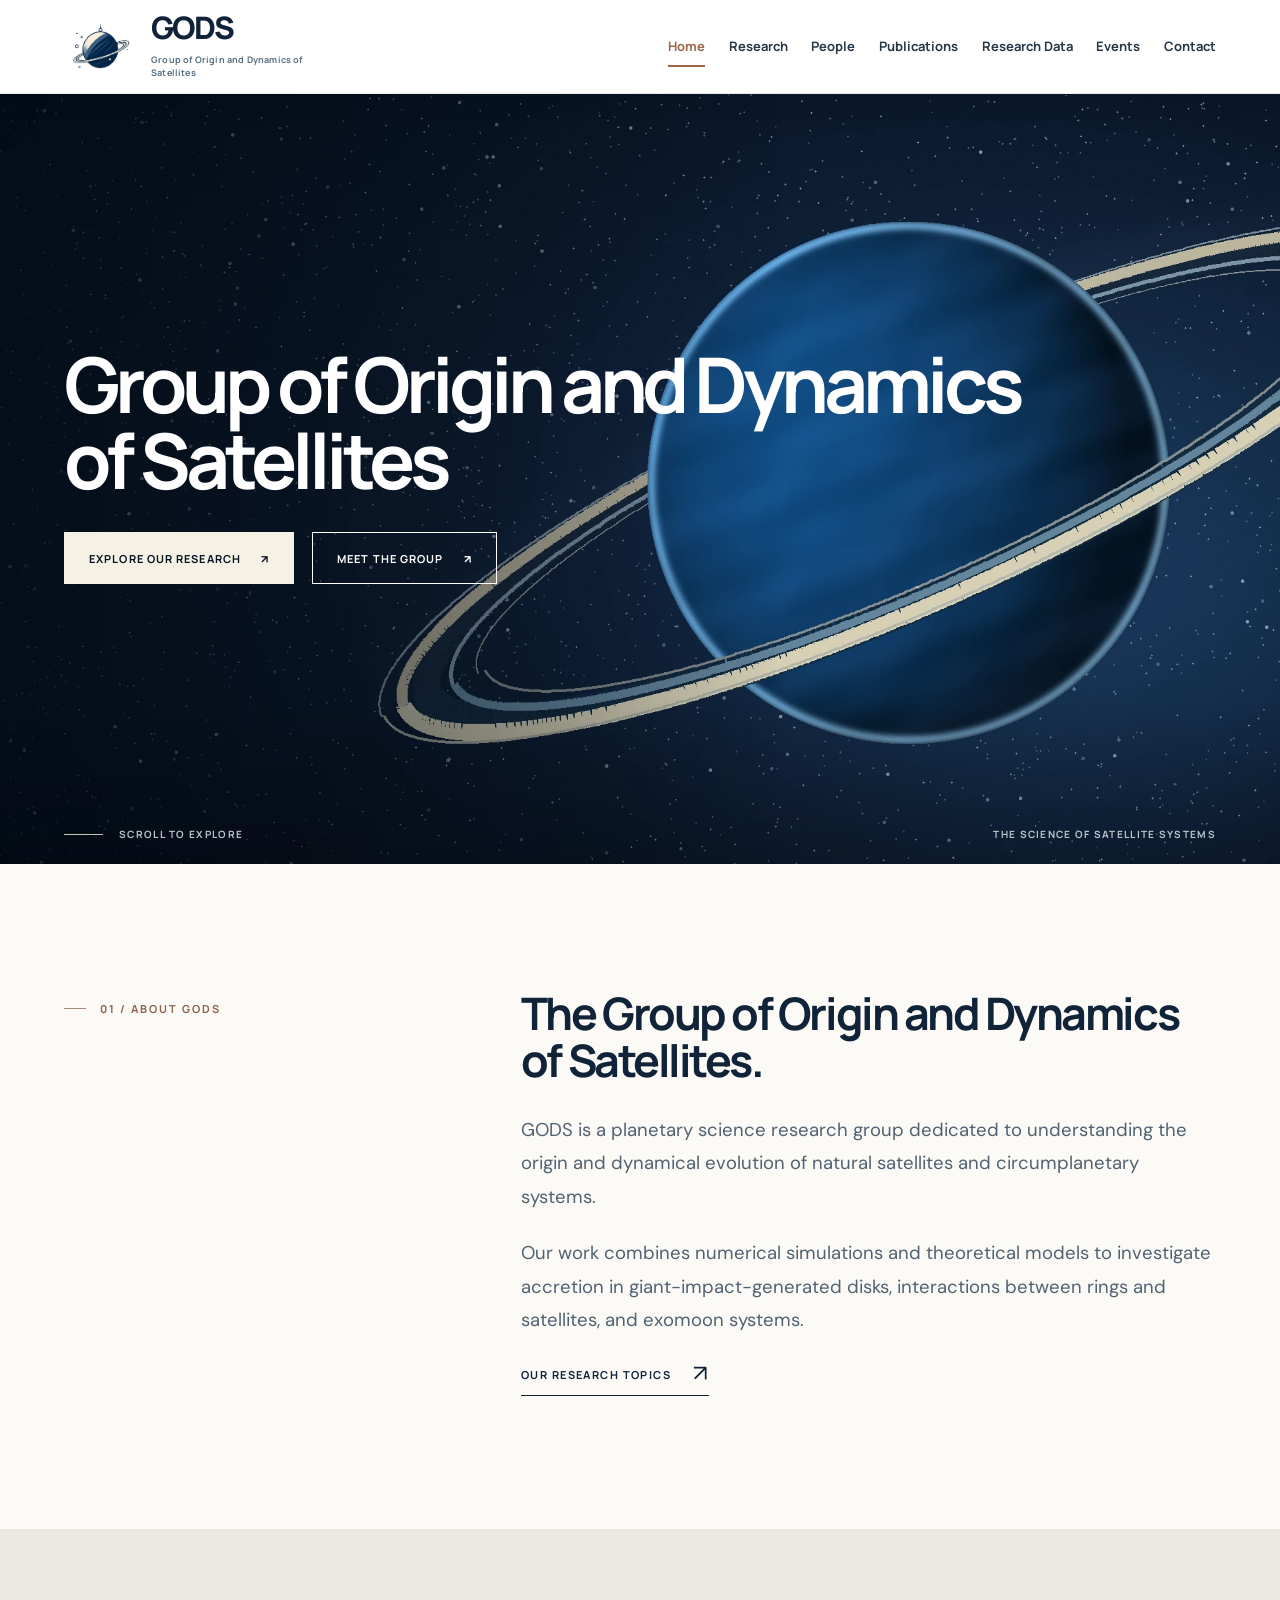
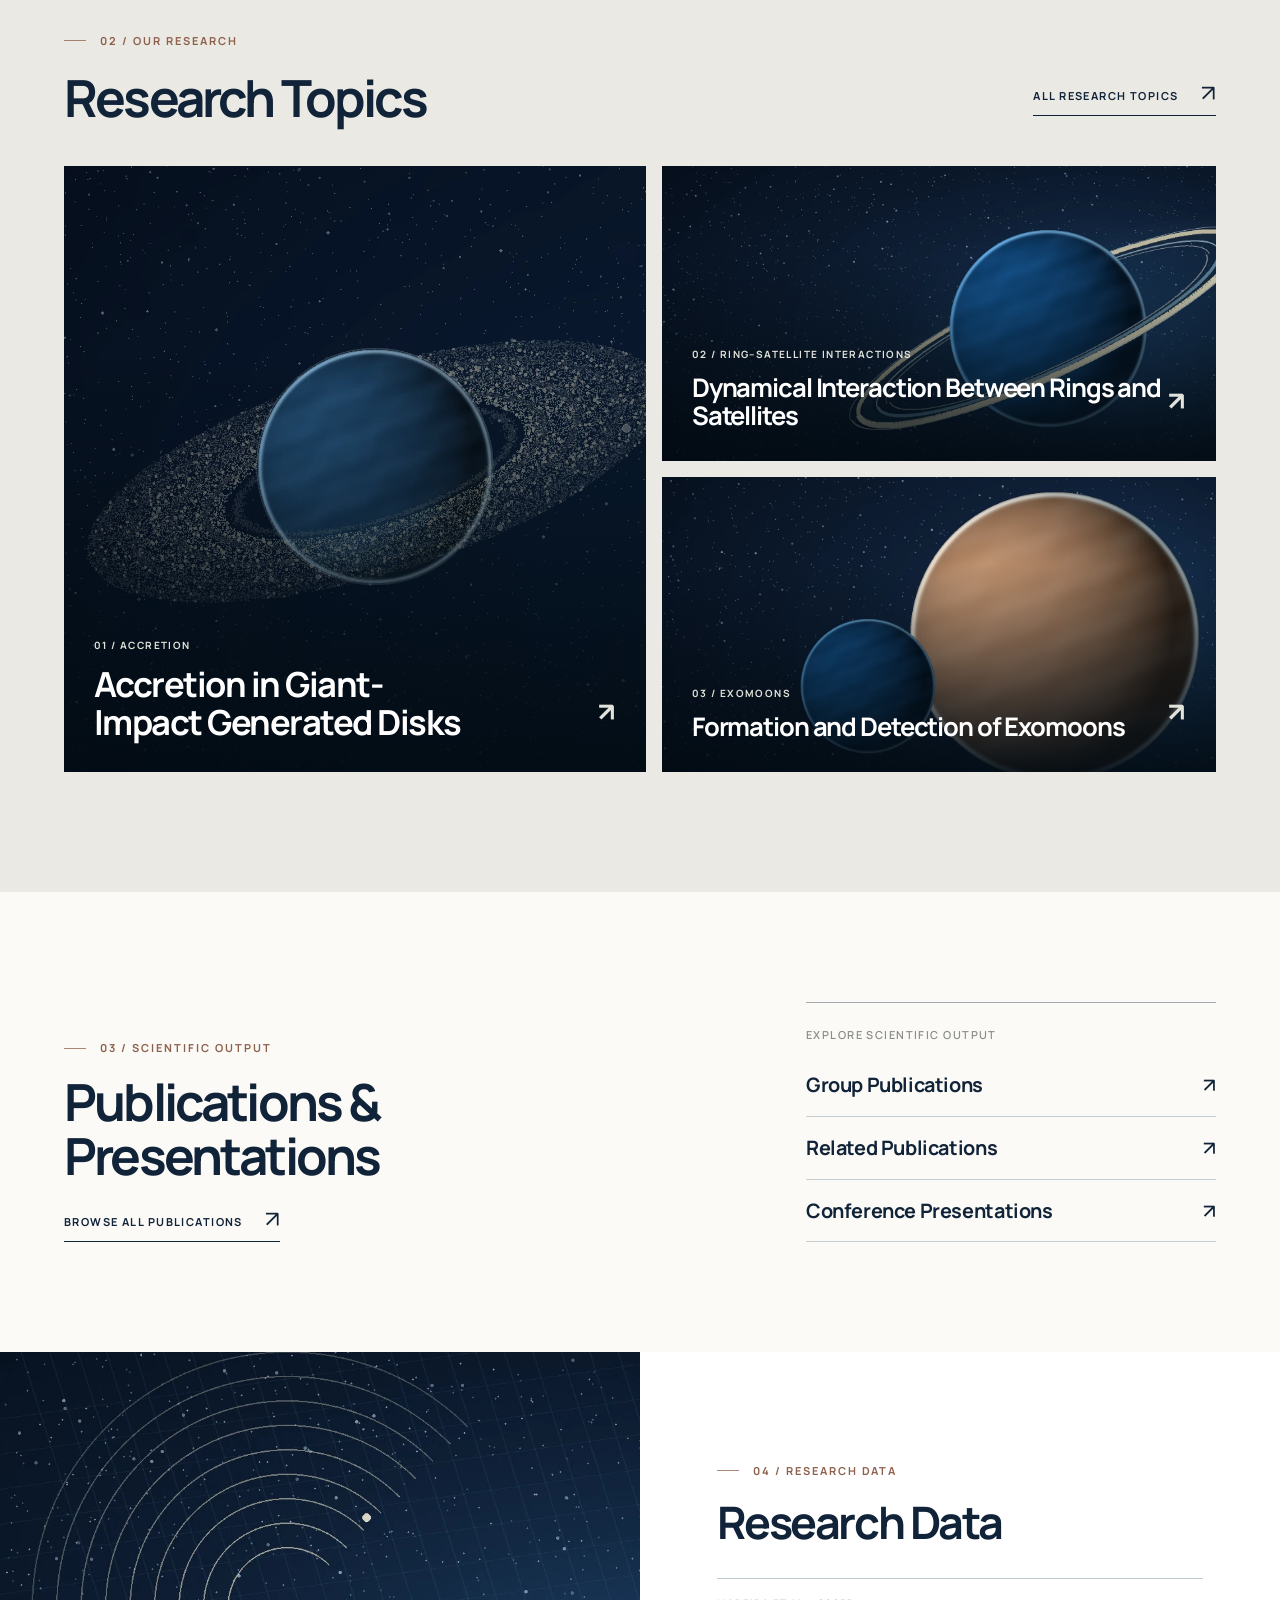
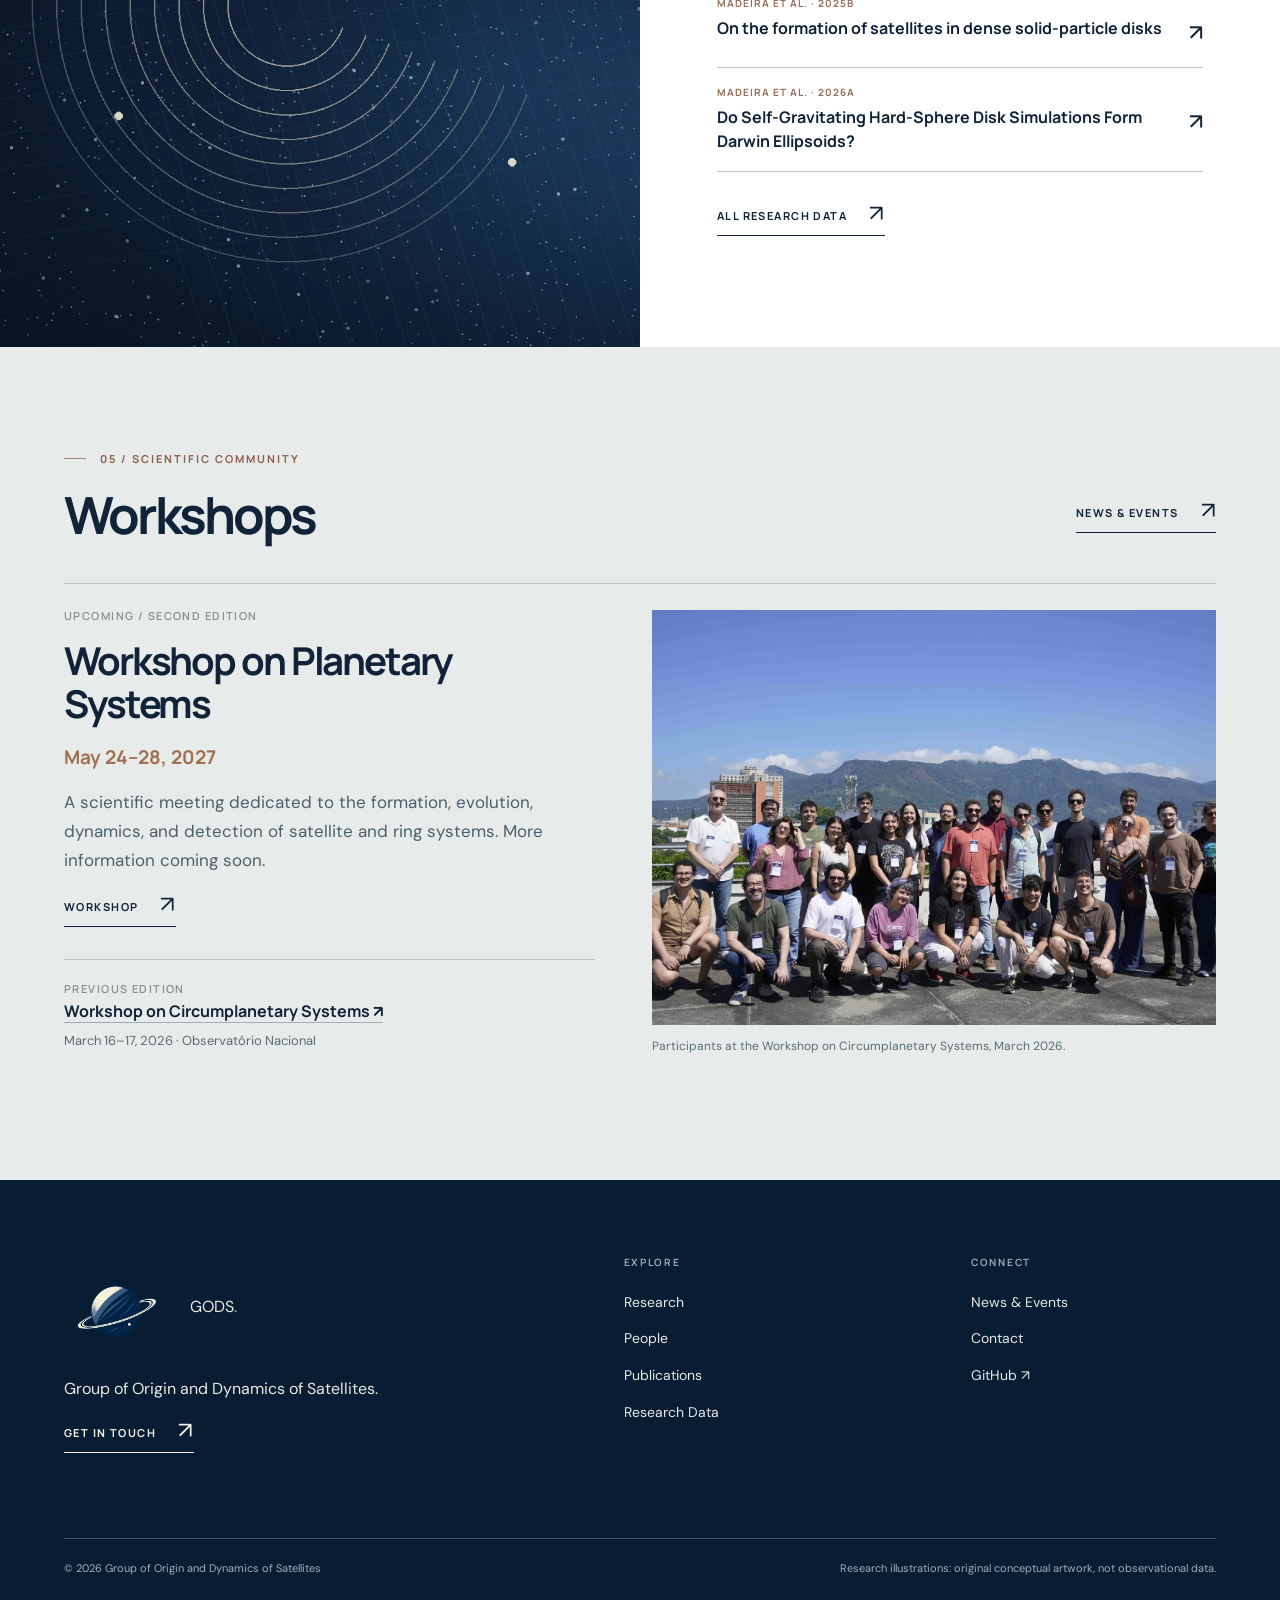
<file: index.html>
<!DOCTYPE html>
<html lang="en">

<head>
    <meta charset="utf-8">
    <meta name="viewport" content="width=device-width, initial-scale=1">
    <meta name="theme-color" content="#08243d">
    <meta name="description" content="GODS is a planetary science research group at Observatório Nacional, Brazil, studying satellite formation, ring dynamics, exomoons and orbital evolution.">

    <meta property="og:type" content="website">
    <meta property="og:title" content="GODS | Group of Origin and Dynamics of Satellites">
    <meta property="og:description" content="GODS is a planetary science research group at Observatório Nacional, Brazil, studying satellite formation, ring dynamics, exomoons and orbital evolution.">
    <meta property="og:image" content="https://astrogods.org/assets/images/hero-orbits.webp">

    <title>GODS | Group of Origin and Dynamics of Satellites</title>

    <link rel="icon" href="assets/images/favicon.svg" type="image/svg+xml">
    <link rel="stylesheet" href="assets/css/style.css">
    <link rel="stylesheet" href="assets/css/home.css">

    <script defer src="assets/js/content.js"></script>
    <script defer src="assets/js/layout.js"></script>

    <meta property="og:url" content="https://astrogods.org/">
    <link rel="canonical" href="https://astrogods.org/">
    <script type="application/ld+json" id="gods-structured-data">
{
  "@context": "https://schema.org",
  "@graph": [
    {
      "@type": "Organization",
      "@id": "https://astrogods.org/#organization",
      "name": "Group of Origin and Dynamics of Satellites",
      "alternateName": "GODS",
      "url": "https://astrogods.org/",
      "logo": "https://astrogods.org/assets/images/gods-logo.png",
      "description": "Planetary science research group at Observatório Nacional, Rio de Janeiro, Brazil.",
      "sameAs": [
        "https://github.com/godsastronomy/"
      ]
    },
    {
      "@type": "WebSite",
      "@id": "https://astrogods.org/#website",
      "url": "https://astrogods.org/",
      "name": "GODS",
      "alternateName": "Group of Origin and Dynamics of Satellites",
      "inLanguage": "en",
      "publisher": {
        "@id": "https://astrogods.org/#organization"
      }
    }
  ]
}
    </script>
</head>

<body>
    <a class="skip-link" href="#main">Skip to content</a>

    <!-- Shared navigation / see components/header.html -->
    <div id="site-header-placeholder"></div>

    <main id="main">

        <!-- 01 / HERO -->
        <section class="hero" aria-label="Introduction to GODS">
            <div class="container">

                <h1>
                    Group of Origin and Dynamics of Satellites
                </h1>

                <div class="hero-actions">
                    <a class="btn" href="research.html">
                        Explore our research
                        <span aria-hidden="true">↗</span>
                    </a>
                    <a class="btn btn-outline" href="people.html">
                        Meet the group
                        <span aria-hidden="true">↗</span>
                    </a>
                </div>
            </div>

            <div class="hero-foot">
                <div class="container">
                    <span class="scroll-cue">Scroll to explore</span>
                    <span class="hide-mobile">The science of satellite systems</span>
                </div>
            </div>
        </section>

        <!-- 02 / ABOUT THE GROUP -->
        <section class="intro-panel" id="about">
            <div class="container intro-grid">
                <div class="intro-aside reveal">
                    <span class="kicker overline">01 / About GODS</span>

                </div>

                <div class="intro-copy reveal">
                    <h2 class="display">The Group of Origin and Dynamics of Satellites.</h2>

                    <p>
                        GODS is a planetary science research group  dedicated to understanding the origin and dynamical evolution
                        of natural satellites and circumplanetary systems.
                    </p>

                    <p>
                        Our work combines numerical simulations and theoretical models
                        to investigate accretion in giant-impact-generated disks,
                        interactions between rings and satellites, and exomoon systems.
                    </p>

                    <a class="line-link" href="research.html">
                        Our research topics
                        <span class="arrow" aria-hidden="true">↗</span>
                    </a>
                </div>
            </div>
        </section>

        <!-- 03 / THE THREE OFFICIAL RESEARCH TOPICS -->
        <section class="research-section" id="research-topics">
            <div class="container">
                <div class="section-header reveal">
                    <div>
                        <div class="kicker overline">02 / Our research</div>
                        <h2 class="display section-title" style="margin-top: 22px;">
                            Research Topics
                        </h2>
                    </div>

                    <a class="line-link" href="research.html">
                        All research topics
                        <span class="arrow" aria-hidden="true">↗</span>
                    </a>
                </div>

                <div class="research-mosaic home-research-mosaic">
                    <a class="mosaic-item" href="research.html#formation">
                        <img
                            src="assets/images/formation.webp"
                            alt="Conceptual illustration of a giant-impact-generated debris disk"
                            loading="lazy"
                        >
                        <div class="mosaic-caption">
                            <span>01 / ACCRETION</span>
                            <h3>Accretion in Giant-Impact Generated Disks</h3>
                            <span class="mini-arrow" aria-hidden="true">↗</span>
                        </div>
                    </a>

                    <a class="mosaic-item" href="research.html#rings">
                        <img
                            src="assets/images/rings.webp"
                            alt="Conceptual illustration of planetary rings"
                            loading="lazy"
                        >
                        <div class="mosaic-caption">
                            <span>02 / RING–SATELLITE INTERACTIONS</span>
                            <h3>Dynamical Interaction Between Rings and Satellites</h3>
                            <span class="mini-arrow" aria-hidden="true">↗</span>
                        </div>
                    </a>

                    <a class="mosaic-item" href="research.html#exomoons">
                        <img
                            src="assets/images/exomoons.webp"
                            alt="Conceptual illustration of an exoplanet and its satellite"
                            loading="lazy"
                        >
                        <div class="mosaic-caption">
                            <span>03 / EXOMOONS</span>
                            <h3>Formation and Detection of Exomoons</h3>
                            <span class="mini-arrow" aria-hidden="true">↗</span>
                        </div>
                    </a>
                </div>
            </div>
        </section>



        <!-- 04 / PUBLICATIONS AND CONFERENCE PRESENTATIONS -->
        <section class="archive-panel" id="scientific-output">
            <div class="container archive-layout">
                <div class="reveal">
                    <div class="kicker overline">03 / Scientific output</div>
                    <h2 class="display">
                        Publications &amp;<br>
                        Presentations
                    </h2>

                    <a class="line-link" href="publications.html">
                        Browse all publications
                        <span class="arrow" aria-hidden="true">↗</span>
                    </a>
                </div>

                <div class="archive-right reveal home-output-links">
                    <div class="section-no">EXPLORE SCIENTIFIC OUTPUT</div>

                    <a class="home-output-link" href="publications.html#group">
                        <span>Group Publications</span>
                        <span aria-hidden="true">↗</span>
                    </a>

                    <a class="home-output-link" href="publications.html#related">
                        <span>Related Publications</span>
                        <span aria-hidden="true">↗</span>
                    </a>

                    <a class="home-output-link" href="publications.html#presentations">
                        <span>Conference Presentations</span>
                        <span aria-hidden="true">↗</span>
                    </a>
                </div>
            </div>
        </section>

        <!-- 05 / RESEARCH DATA BY PUBLICATION -->
        <section class="split-feature" id="research-data">
            <div class="split-image">
                <img
                    src="assets/images/data-field.webp"
                    alt="Conceptual scientific visualization of orbital trajectories"
                    loading="lazy"
                >
            </div>

            <div class="split-content reveal">
                <span class="kicker overline">04 / Research Data</span>
                <h2 class="display">Research Data</h2>


                <div class="home-data-links">
                    <a href="data3.html">
                        <span class="home-data-ref">Madeira et al. · 2025b</span>
                        <span>On the formation of satellites in dense solid-particle disks</span>
                        <span class="home-data-arrow" aria-hidden="true">↗</span>
                    </a>

                    <a href="data4.html">
                        <span class="home-data-ref">Madeira et al. · 2026a</span>
                        <span>Do Self-Gravitating Hard-Sphere Disk Simulations Form Darwin Ellipsoids?</span>
                        <span class="home-data-arrow" aria-hidden="true">↗</span>
                    </a>
                </div>

                <a class="line-link home-data-main-link" href="data.html">
                    All research data
                    <span class="arrow" aria-hidden="true">↗</span>
                </a>
            </div>
        </section>

        <!-- 06 / THE WORKSHOPS -->
        <section class="updates-section" id="workshops">
            <div class="container">
                <div class="section-header reveal">
                    <div>
                        <div class="kicker overline">05 / Scientific community</div>
                        <h2 class="display section-title" style="margin-top: 20px;">
                            Workshops
                        </h2>
                    </div>

                    <a class="line-link" href="events.html">
                        News &amp; Events
                        <span class="arrow" aria-hidden="true">↗</span>
                    </a>
                </div>

                <div class="updates-panel home-workshop-panel">
                    <div class="reveal home-workshop-copy">
                        <div class="section-no">UPCOMING / SECOND EDITION</div>
                        <h3>Workshop on Planetary Systems</h3>

                        <p class="home-workshop-date">
                            May 24–28, 2027
                        </p>

                        <p>
                            A scientific meeting dedicated to the formation,
                            evolution, dynamics, and detection of satellite
                            and ring systems. More information coming soon.
                        </p>

                        <a class="line-link" href="events.html#next-workshop">
                            Workshop
                            <span class="arrow" aria-hidden="true">↗</span>
                        </a>

                        <div class="home-past-workshop">
                            <span class="section-no">PREVIOUS EDITION</span>
                            <a href="events.html#first-workshop">
                                Workshop on Circumplanetary Systems
                                <span aria-hidden="true">↗</span>
                            </a>
                            <span>March 16–17, 2026 · Observatório Nacional</span>
                        </div>
                    </div>

                    <figure class="home-workshop-photo reveal">
                        <a href="events.html#first-workshop" aria-label="First workshop details and photographs">
                            <img
                                src="assets/images/workshop-participants.webp"
                                alt="Participants of the first Workshop on Circumplanetary Systems at Observatório Nacional"
                                loading="lazy"
                            >
                        </a>
                        <figcaption>
                            Participants at the Workshop on Circumplanetary Systems, March 2026.
                        </figcaption>
                    </figure>
                </div>
            </div>
        </section>

    </main>

    <!-- Shared footer / see components/footer.html -->
    <div id="site-footer-placeholder"></div>
</body>

</html>
</file>
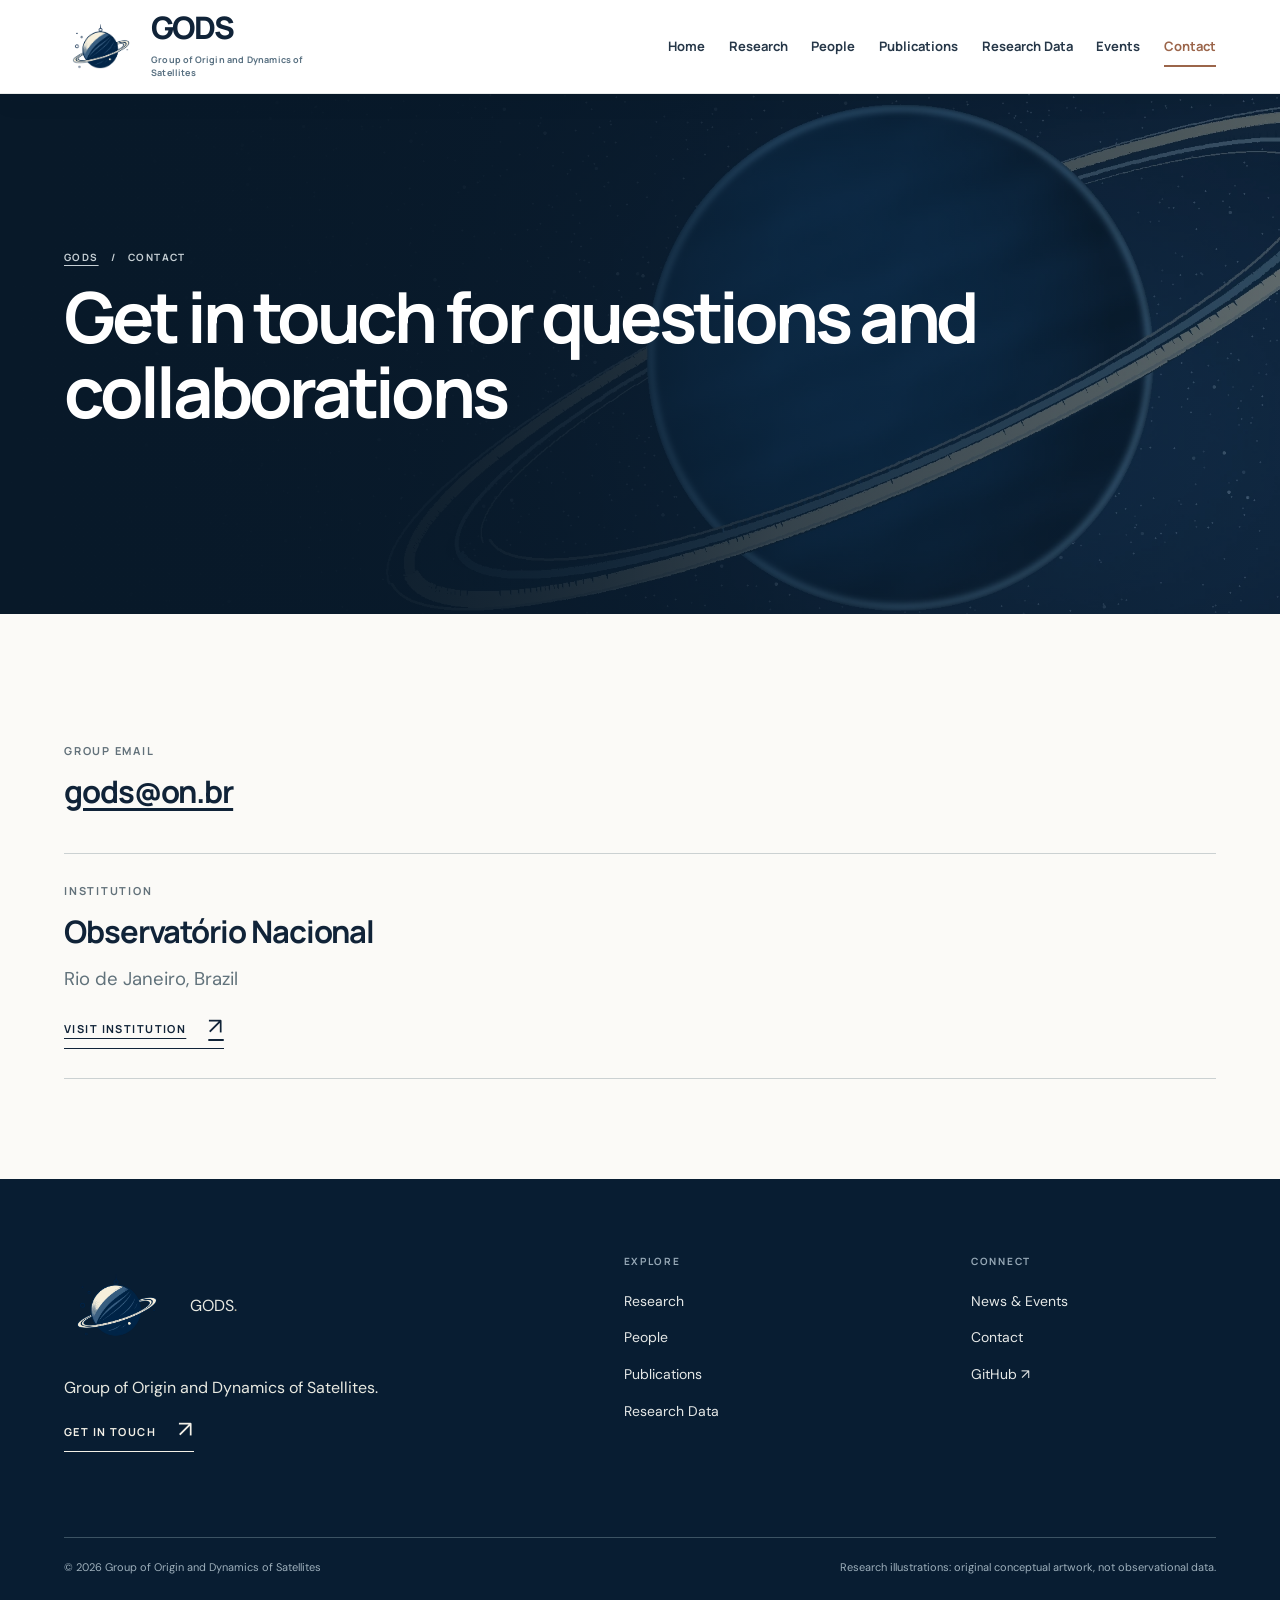
<file: contact.html>
<!DOCTYPE html>
<html lang="en">

<head>
    <meta charset="utf-8">
    <meta name="viewport" content="width=device-width, initial-scale=1">
    <meta name="theme-color" content="#08243d">
    <meta name="description" content="Get in touch with GODS, the Group of Origin and Dynamics of Satellites at Observatório Nacional, Rio de Janeiro, Brazil, for inquiries and collaborations.">

    <meta property="og:type" content="website">
    <meta property="og:title" content="Contact | GODS — Observatório Nacional">
    <meta property="og:description" content="Get in touch with GODS, the Group of Origin and Dynamics of Satellites at Observatório Nacional, Rio de Janeiro, Brazil, for inquiries and collaborations.">
    <meta property="og:image" content="https://astrogods.org/assets/images/hero-orbits.webp">

    <title>Contact | GODS — Observatório Nacional</title>

    <link rel="icon" href="assets/images/favicon.svg" type="image/svg+xml">
    <link rel="stylesheet" href="assets/css/style.css">

    <script defer src="assets/js/content.js"></script>
    <script defer src="assets/js/layout.js"></script>

    <meta property="og:url" content="https://astrogods.org/contact.html">
    <link rel="canonical" href="https://astrogods.org/contact.html">
</head>

<body>

    <a class="skip-link" href="#main">
        Skip to content
    </a>

    <div id="site-header-placeholder"></div>

    <main id="main">

        <!-- PAGE TITLE -->
        <section class="page-hero">

            <img
                class="hero-bg"
                src="assets/images/hero-orbits.webp"
                alt=""
                aria-hidden="true"
            >

            <div class="container">

                <div class="breadcrumb">
                    <a href="index.html">GODS</a>
                    <span>/</span>
                    <span>Contact</span>
                </div>

                <h1 class="display">
                    Get in touch for questions and collaborations
                </h1>

            </div>

        </section>

        <!-- CONTACT INFORMATION -->
        <section class="page-intro surface-white">

            <div class="container">

                <div class="contact-item">

                    <div class="text-label">
                        Group Email
                    </div>

                    <div class="value">
                        <a href="mailto:gods@on.br">
                            gods@on.br
                        </a>
                    </div>

                </div>

                <div class="contact-item">

                    <div class="text-label">
                        Institution
                    </div>

                    <div class="value">
                        Observatório Nacional
                    </div>

                    <p>
                        Rio de Janeiro, Brazil
                    </p>

                    <a
                        class="line-link"
                        href="https://www.gov.br/observatorio/pt-br"
                        target="_blank"
                        rel="noopener noreferrer"
                    >
                        Visit institution
                        <span class="arrow">↗</span>
                    </a>

                </div>

            </div>

        </section>

    </main>

    <div id="site-footer-placeholder"></div>

</body>

</html>
</file>
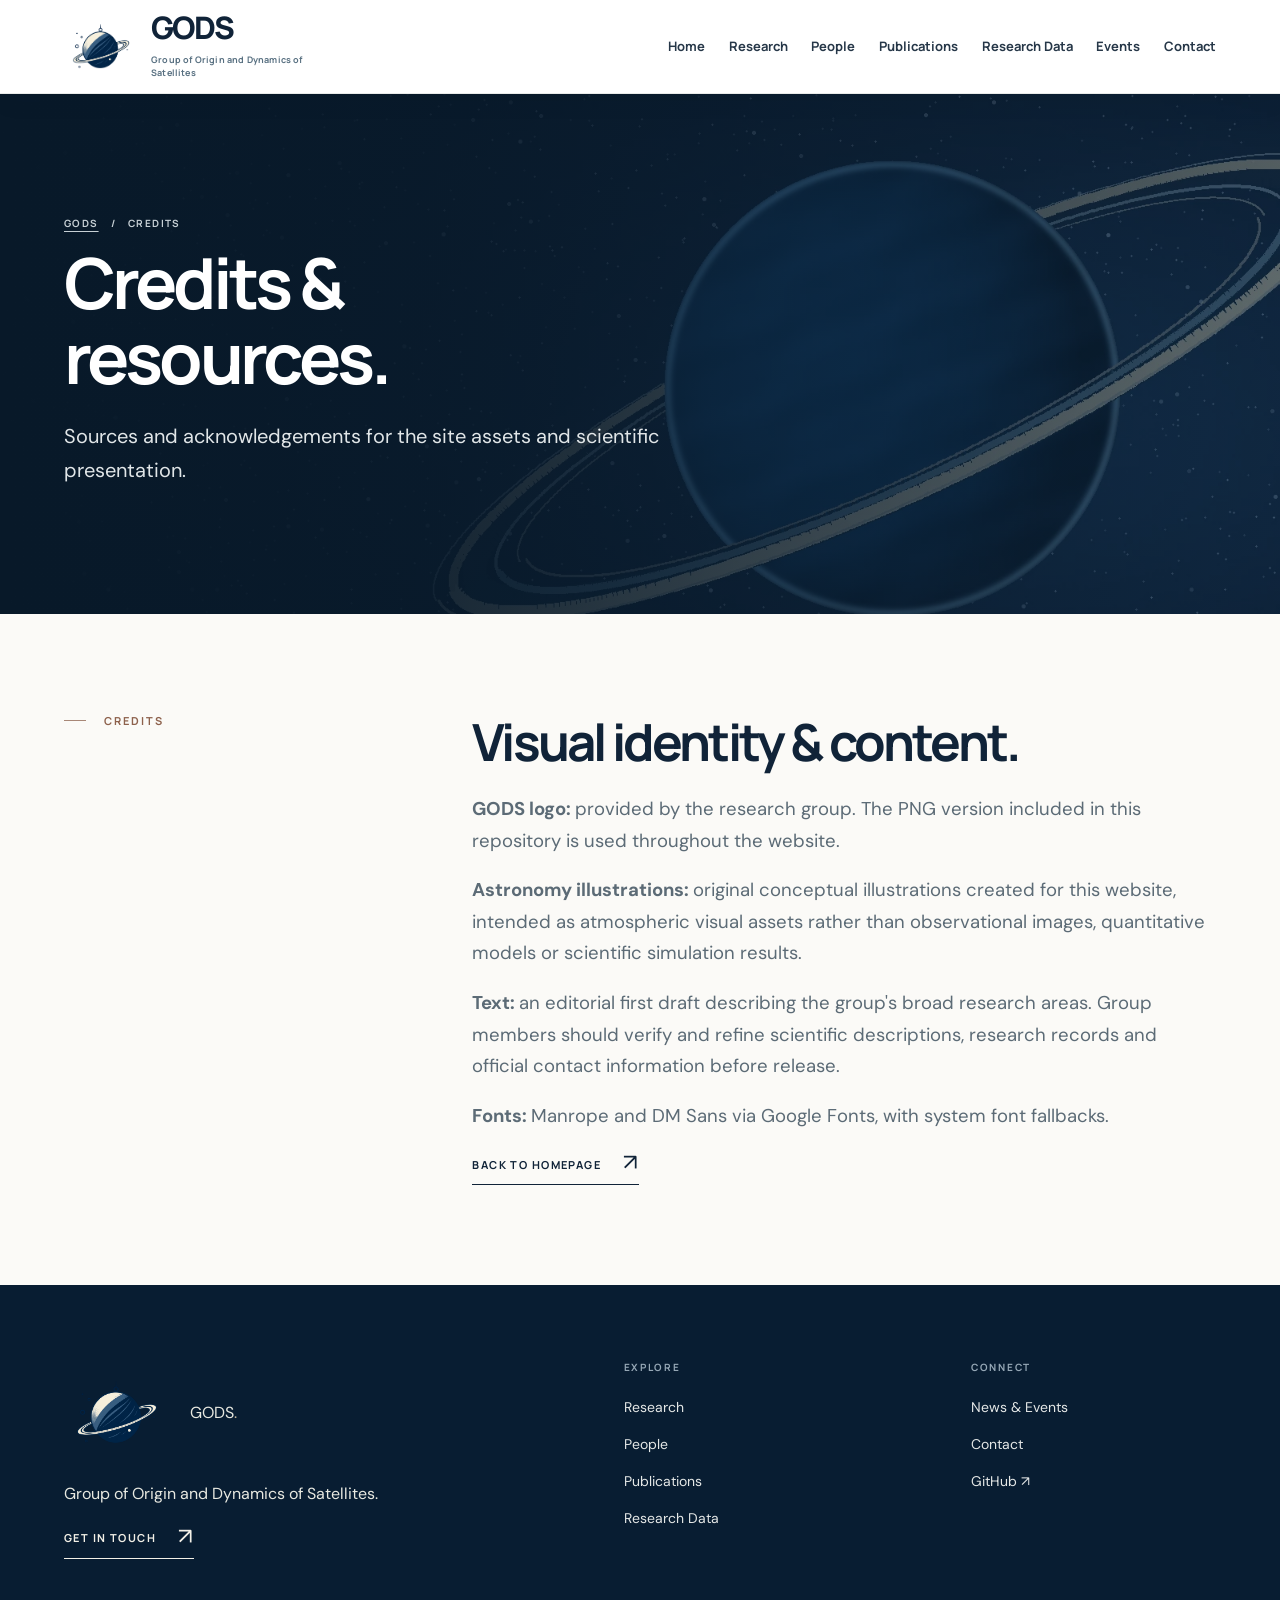
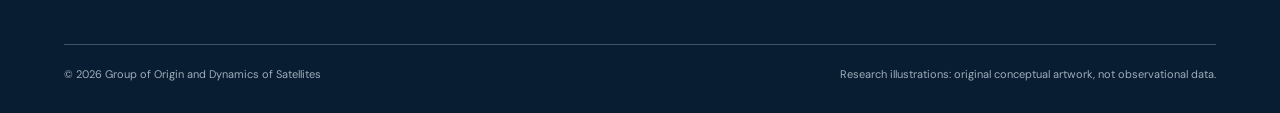
<file: credits.html>
<!DOCTYPE html>
<html lang="en">
 <head>
  <meta charset="utf-8"/>
  <meta content="width=device-width,initial-scale=1" name="viewport"/>
  <meta content="#08243d" name="theme-color"/>
  <meta name="description" content="Credits and acknowledgements for the GODS research group website and its visual materials.">
  <meta content="website" property="og:type"/>
  <meta property="og:title" content="Credits | GODS Research Group">
  <meta property="og:description" content="Credits and acknowledgements for the GODS research group website and its visual materials.">
  <meta property="og:image" content="https://astrogods.org/assets/images/hero-orbits.webp">
  <title>Credits | GODS Research Group</title>
  <link href="assets/images/favicon.svg" rel="icon" type="image/svg+xml"/>
  <link href="assets/css/style.css" rel="stylesheet"/>
  <script defer="" src="assets/js/content.js">
  </script>
  <script defer="" src="assets/js/layout.js">
  </script>
 
    <meta property="og:url" content="https://astrogods.org/credits.html">
    <link rel="canonical" href="https://astrogods.org/credits.html">
</head>
 <body>
  <a class="skip-link" href="#main">
   Skip to content
  </a>
  <div id="site-header-placeholder">
  </div>
  <main id="main">
   <section class="page-hero">
    <img alt="" aria-hidden="true" class="hero-bg" src="assets/images/rings.webp"/>
    <div class="container">
     <div class="breadcrumb">
      <a href="index.html">
       GODS
      </a>
      <span>
       /
      </span>
      <span>
       Credits
      </span>
     </div>
     <h1 class="display">
      Credits &amp;
      <br/>
      resources.
     </h1>
     <p>
      Sources and acknowledgements for the site assets and scientific presentation.
     </p>
    </div>
   </section>
   <section class="page-intro surface-white">
    <div class="container page-intro-grid">
     <div class="kicker overline">
      Credits
     </div>
     <div>
      <h2 class="display">
       Visual identity &amp; content.
      </h2>
      <p>
       <strong>
        GODS logo:
       </strong>
       provided by the research group. The PNG version included in this repository is used throughout the website.
      </p>
      <p>
       <strong>
        Astronomy illustrations:
       </strong>
       original conceptual illustrations created for this website, intended as atmospheric visual assets rather than observational images, quantitative models or scientific simulation results.
      </p>
      <p>
       <strong>
        Text:
       </strong>
       an editorial first draft describing the group's broad research areas. Group members should verify and refine scientific descriptions, research records and official contact information before release.
      </p>
      <p>
       <strong>
        Fonts:
       </strong>
       Manrope and DM Sans via Google Fonts, with system font fallbacks.
      </p>
      <a class="line-link" href="index.html">
       Back to homepage
       <span class="arrow">
        &nearrow;
       </span>
      </a>
     </div>
    </div>
   </section>
  </main>
  <div id="site-footer-placeholder">
  </div>
 </body>
</html>
</file>
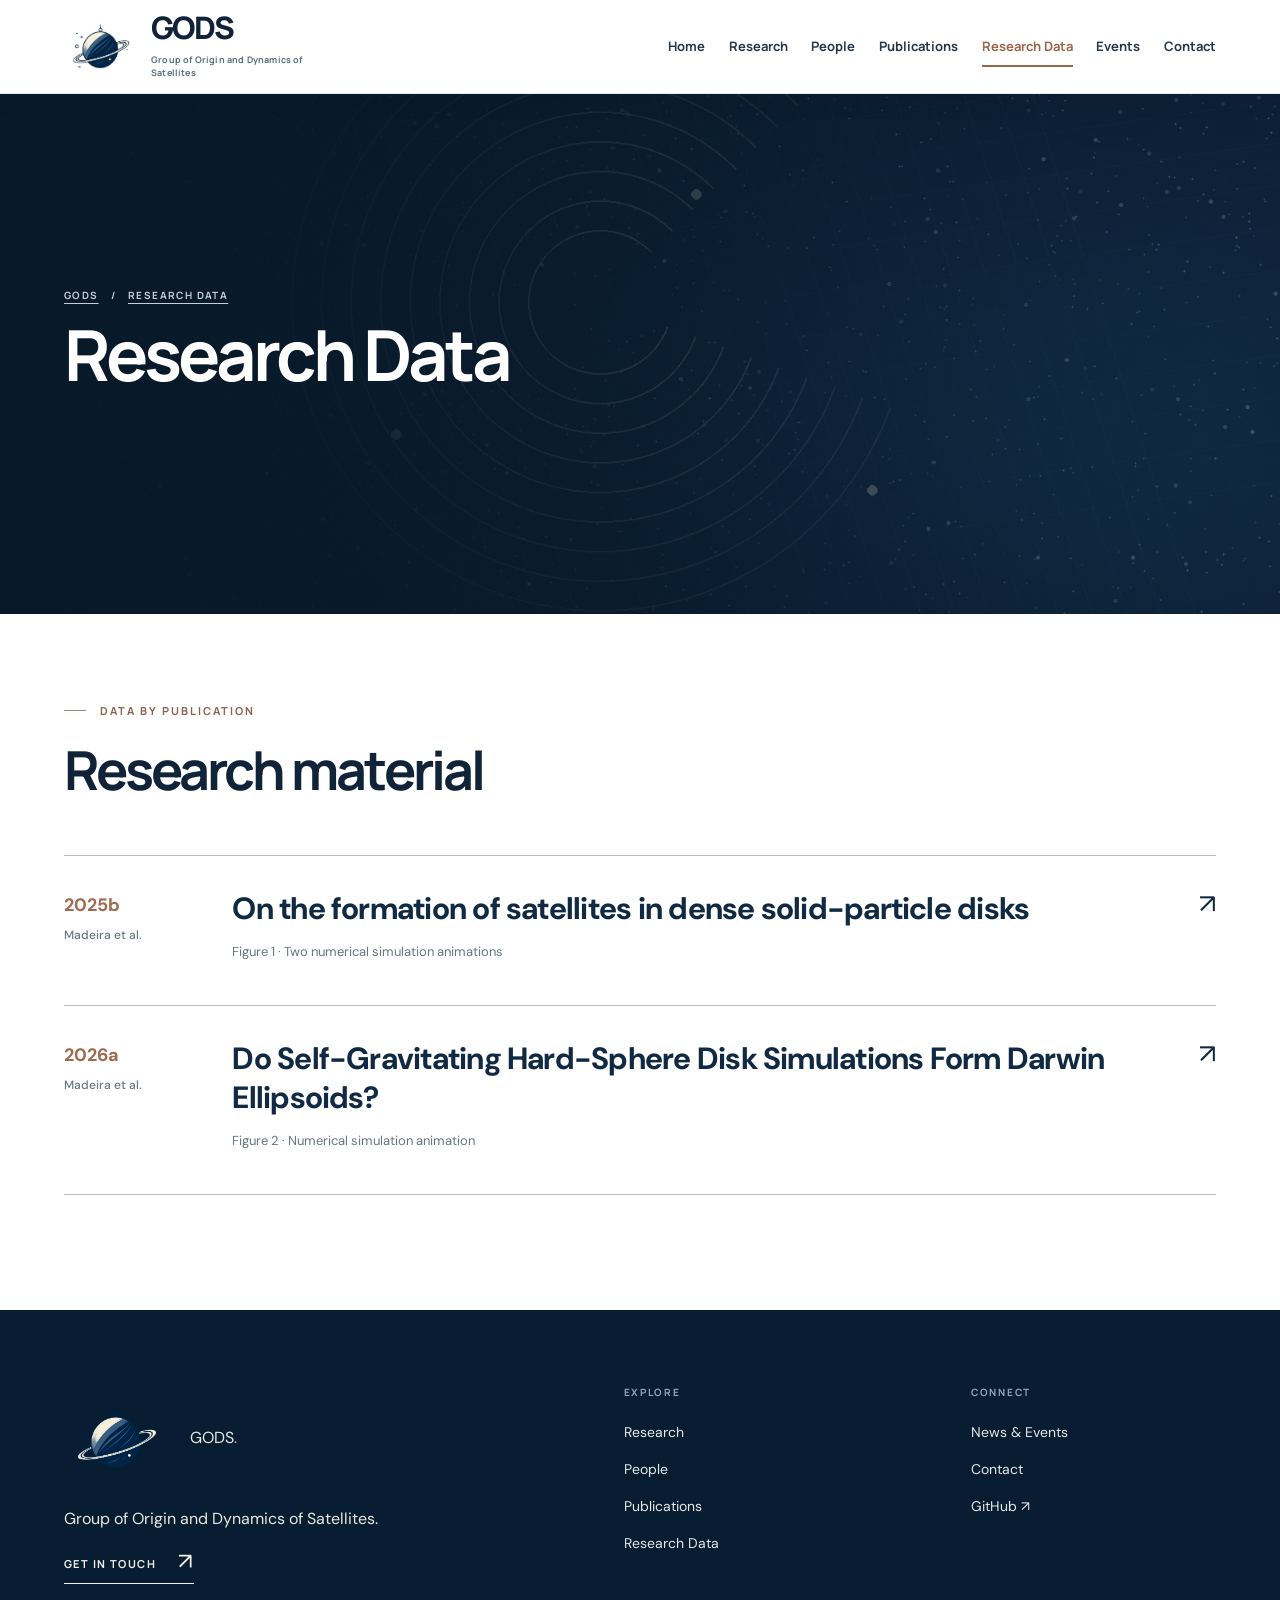
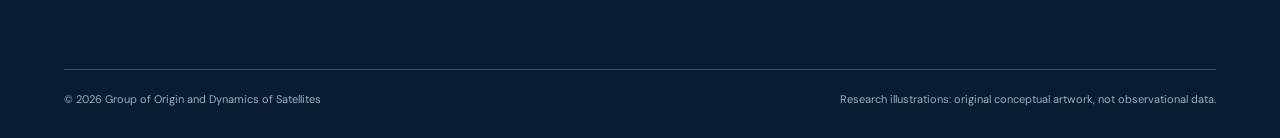
<file: data.html>
<!DOCTYPE html>
<html lang="en">

<head>
    <meta charset="utf-8">
    <meta name="viewport" content="width=device-width, initial-scale=1">
    <meta name="theme-color" content="#08243d">
    <meta name="description" content="Explore animations and research materials associated with scientific papers by GODS researchers on satellite accretion and self-gravitating particulate disks.">

    <meta property="og:type" content="website">
    <meta property="og:title" content="Research Data | Satellite Formation and Dynamics — GODS">
    <meta property="og:description" content="Explore animations and research materials associated with scientific papers by GODS researchers on satellite accretion and self-gravitating particulate disks.">
    <meta property="og:image" content="https://astrogods.org/assets/images/hero-orbits.webp">

    <title>Research Data | Satellite Formation and Dynamics — GODS</title>

    <link rel="icon" href="assets/images/favicon.svg" type="image/svg+xml">
    <link rel="stylesheet" href="assets/css/style.css">
    <link rel="stylesheet" href="assets/css/research-data.css">

    <script defer src="assets/js/content.js"></script>
    <script defer src="assets/js/layout.js"></script>

    <meta property="og:url" content="https://astrogods.org/data.html">
    <link rel="canonical" href="https://astrogods.org/data.html">
</head>

<body>
    <a class="skip-link" href="#main">Skip to content</a>

    <div id="site-header-placeholder"></div>

    <main id="main">
        <!-- PAGE HEADER -->
        <section class="page-hero rd-hero">
            <img
                class="hero-bg"
                src="assets/images/data-field.webp"
                alt=""
                aria-hidden="true"
            >

            <div class="container">
                <div class="breadcrumb">
                    <a href="index.html">GODS</a>
                    <span>/</span>
                    <a href="data.html">Research Data</a>

                </div>

                <h1 class="display">Research Data</h1>
            </div>
        </section>

        <!-- ARTICLES MENU -->
        <section class="rd-library surface-white">
            <div class="container">

                <div class="kicker overline">Data by publication</div>

                <div class="rd-library-head">
                    <h2 class="display">Research material</h2>
                </div>

                <nav class="rd-article-menu" aria-label="Papers with available research data">

                    <a class="rd-paper" href="data3.html">
                        <span class="rd-paper-ref">2025b <span class="rd-paper-author">Madeira et al.</span></span>

                        <span class="rd-paper-body">
                            <span class="rd-paper-title">
                                On the formation of satellites in dense solid-particle disks
                            </span>
                            <span class="rd-paper-desc">
                                Figure 1 · Two numerical simulation animations
                            </span>
                        </span>

                        <span class="rd-paper-arrow" aria-hidden="true">↗</span>
                    </a>

                    <a class="rd-paper" href="data4.html">
                        <span class="rd-paper-ref">2026a <span class="rd-paper-author">Madeira et al.</span></span>

                        <span class="rd-paper-body">
                            <span class="rd-paper-title">
                                Do Self-Gravitating Hard-Sphere Disk Simulations Form Darwin Ellipsoids?
                            </span>
                            <span class="rd-paper-desc">
                                Figure 2 · Numerical simulation animation
                            </span>
                        </span>

                        <span class="rd-paper-arrow" aria-hidden="true">↗</span>
                    </a>

                </nav>
            </div>
        </section>
    </main>

    <div id="site-footer-placeholder"></div>
</body>

</html>
</file>
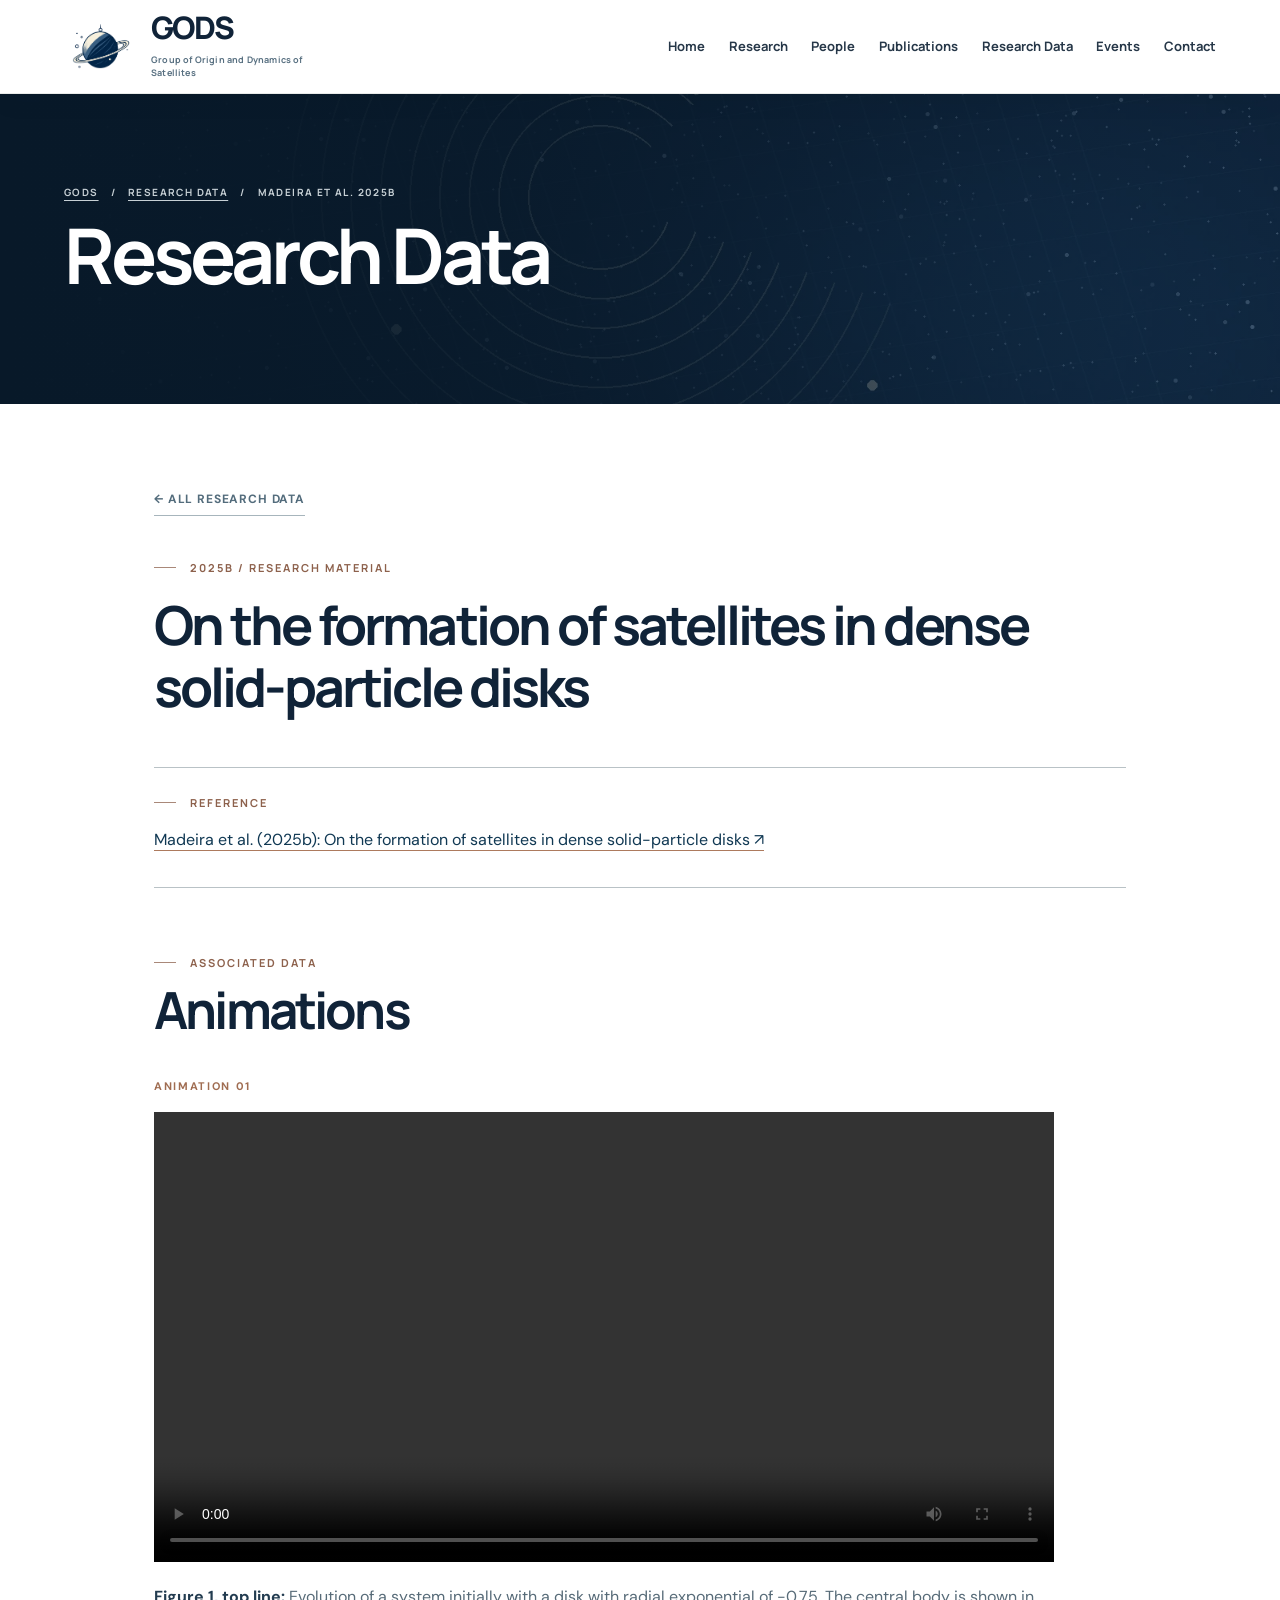
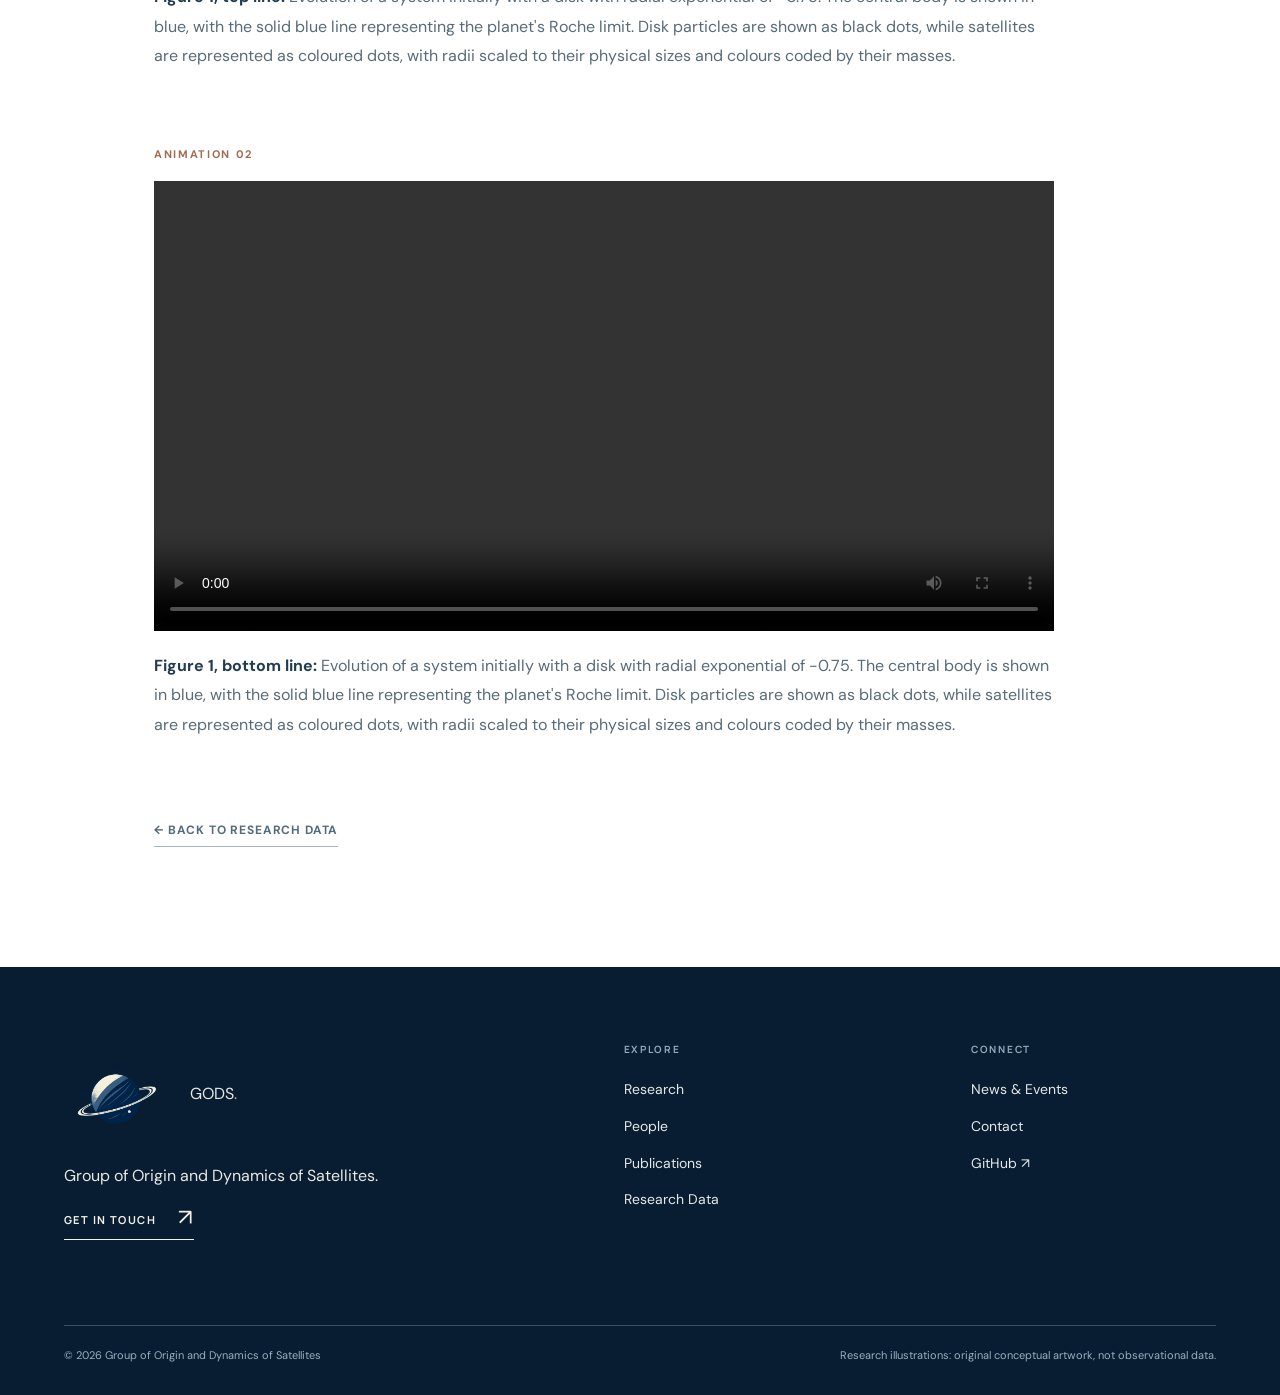
<file: data3.html>
<!DOCTYPE html>
<html lang="en">

<head>
    <meta charset="utf-8">
    <meta name="viewport" content="width=device-width, initial-scale=1">
    <meta name="theme-color" content="#08243d">
    <meta name="description" content="Numerical simulation animations accompanying Madeira et al., On the formation of satellites in dense solid-particle disks.">

    <meta property="og:type" content="website">
    <meta property="og:title" content="Dense Solid-Particle Disk Simulations | GODS Research Data">
    <meta property="og:description" content="Numerical simulation animations accompanying Madeira et al., On the formation of satellites in dense solid-particle disks.">
    <meta property="og:image" content="https://astrogods.org/assets/images/hero-orbits.webp">

    <title>Dense Solid-Particle Disk Simulations | GODS Research Data</title>

    <link rel="icon" href="assets/images/favicon.svg" type="image/svg+xml">
    <link rel="stylesheet" href="assets/css/style.css">
    <link rel="stylesheet" href="assets/css/research-data.css">

    <script defer src="assets/js/content.js"></script>
    <script defer src="assets/js/layout.js"></script>

    <meta property="og:url" content="https://astrogods.org/data3.html">
    <link rel="canonical" href="https://astrogods.org/data3.html">
</head>

<body>
    <a class="skip-link" href="#main">Skip to content</a>

    <div id="site-header-placeholder"></div>

    <main id="main">
        <!-- PAGE HEADER -->
        <section class="page-hero rd-hero rd-hero-article">
            <img
                class="hero-bg"
                src="assets/images/data-field.webp"
                alt=""
                aria-hidden="true"
            >

            <div class="container">
                <div class="breadcrumb">
                    <a href="index.html">GODS</a>
                    <span>/</span>
                    <a href="data.html">Research Data</a>
                    <span>/</span>
                    <span>Madeira et al. 2025b</span>
                </div>

                <h1 class="display">Research Data</h1>
            </div>
        </section>
        <section class="rd-article surface-white">
            <div class="container rd-article-width">
                <a class="rd-back" href="data.html">← All research data</a>

                <div class="rd-article-heading">
                    <div class="kicker overline">2025b / Research material</div>
                    <h2 class="display">On the formation of satellites in dense solid-particle disks</h2>
                </div>

                <section class="rd-reference" aria-labelledby="reference-title">
                    <div class="kicker overline" id="reference-title">Reference</div>
                    <a
                        href="https://arxiv.org/pdf/2507.04954.pdf"
                        target="_blank"
                        rel="noopener noreferrer"
                        class="rd-reference-link"
                    >
                        Madeira et al. (2025b): On the formation of satellites in dense solid-particle disks <span aria-hidden="true">↗</span>
                    </a>
                </section>

                <section class="rd-animations" aria-labelledby="animations-title">
                    <div class="kicker overline">Associated data</div>
                    <h2 class="display" id="animations-title">Animations</h2>

                <figure class="rd-figure">
                    <div class="rd-figure-number">Animation 01</div>

                    <video
                        class="rd-video"
                        controls
                        preload="metadata"
                        playsinline
                        aria-label="Figure 1, top line simulation animation"
                    >
                        <!-- Local copy takes priority after running download-videos.sh -->
                        <source src="assets/research/sim_11.mp4" type="video/mp4">

                        Your browser does not support embedded video.
                    </video>

                    <figcaption class="rd-caption">
                        <strong>Figure 1, top line:</strong>
                        Evolution of a system initially with a disk with radial exponential of -0.75. The central body is shown in blue, with the solid blue line representing the planet&#x27;s Roche limit. Disk particles are shown as black dots, while satellites are represented as coloured dots, with radii scaled to their physical sizes and colours coded by their masses.
                    </figcaption>

                </figure>

                <figure class="rd-figure">
                    <div class="rd-figure-number">Animation 02</div>

                    <video
                        class="rd-video"
                        controls
                        preload="metadata"
                        playsinline
                        aria-label="Figure 1, bottom line simulation animation"
                    >
                        <!-- Local copy takes priority after running download-videos.sh -->
                        <source src="assets/research/sim_26.mp4" type="video/mp4">

                        Your browser does not support embedded video.
                    </video>

                    <figcaption class="rd-caption">
                        <strong>Figure 1, bottom line:</strong>
                        Evolution of a system initially with a disk with radial exponential of -0.75. The central body is shown in blue, with the solid blue line representing the planet&#x27;s Roche limit. Disk particles are shown as black dots, while satellites are represented as coloured dots, with radii scaled to their physical sizes and colours coded by their masses.
                    </figcaption>

                </figure>

                </section>

                <a class="rd-back rd-back-bottom" href="data.html">← Back to research data</a>
            </div>
        </section>
    </main>

    <div id="site-footer-placeholder"></div>
</body>

</html>
</file>
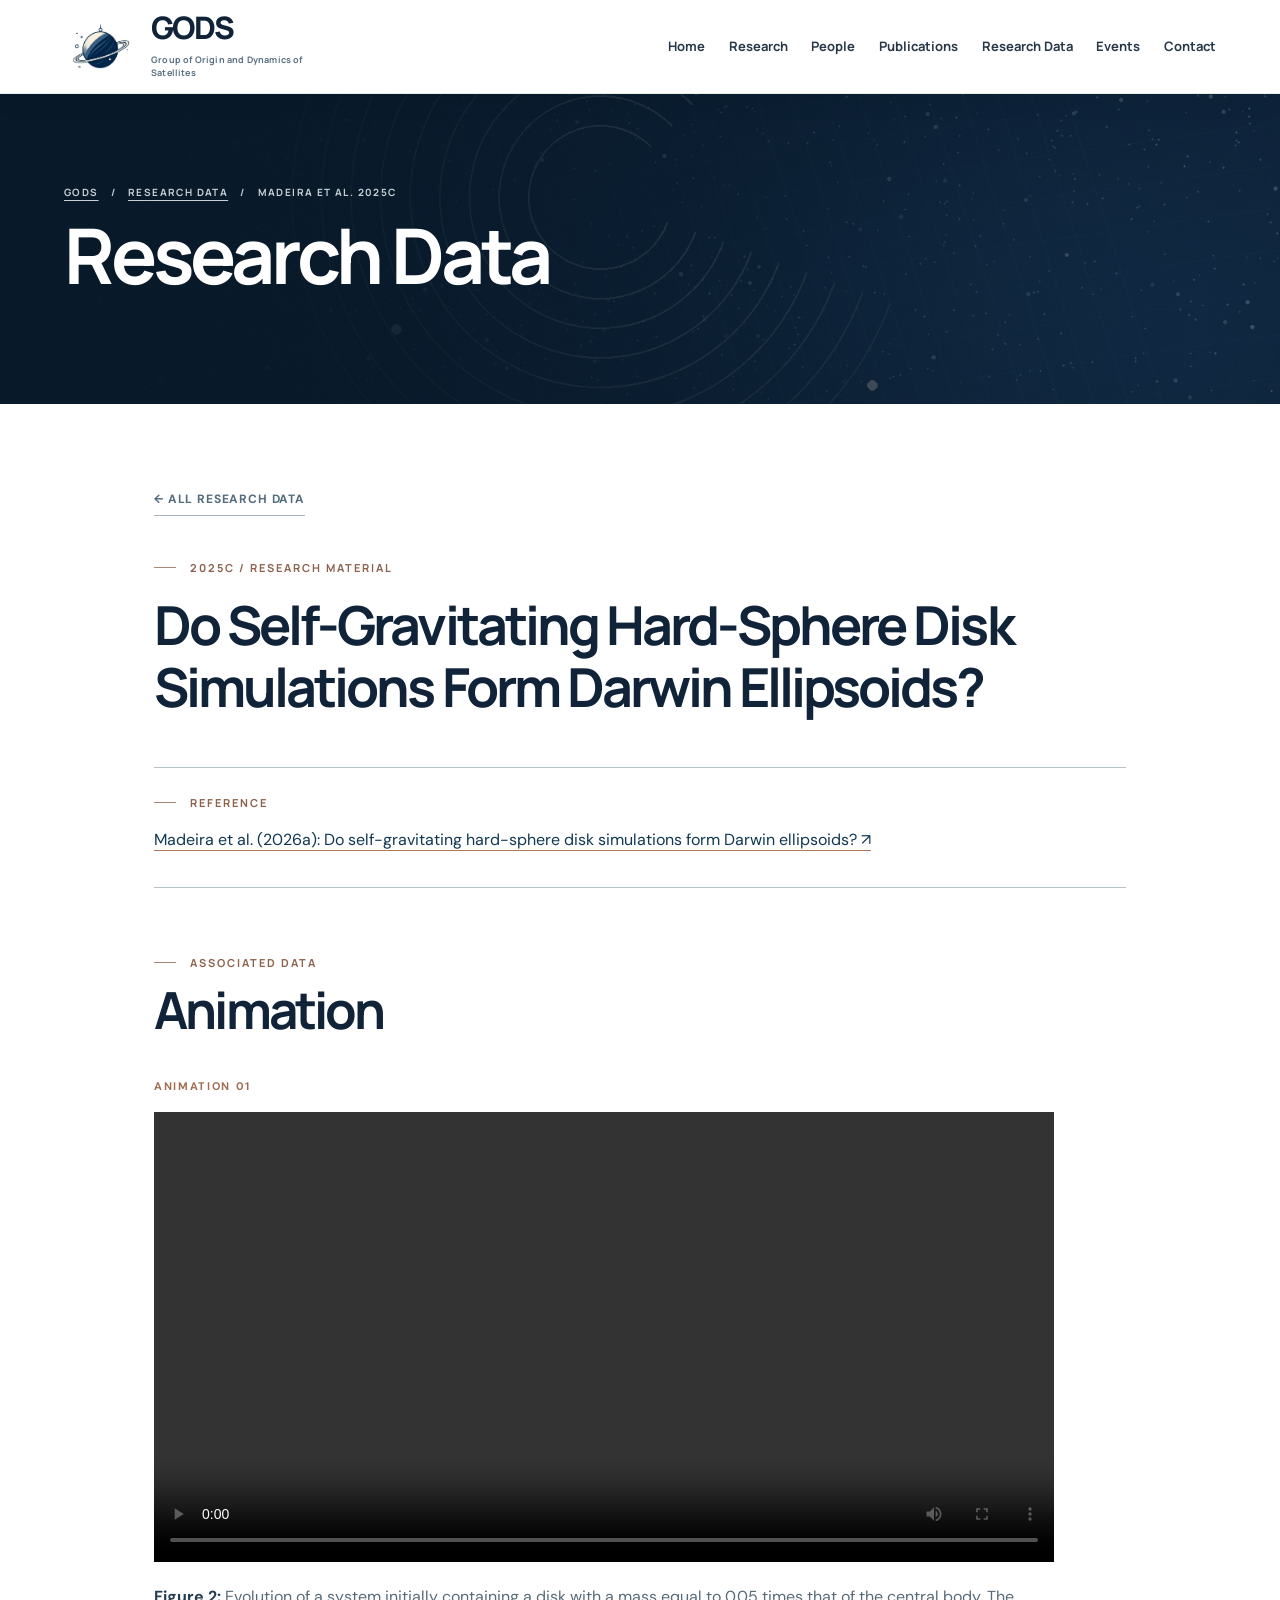
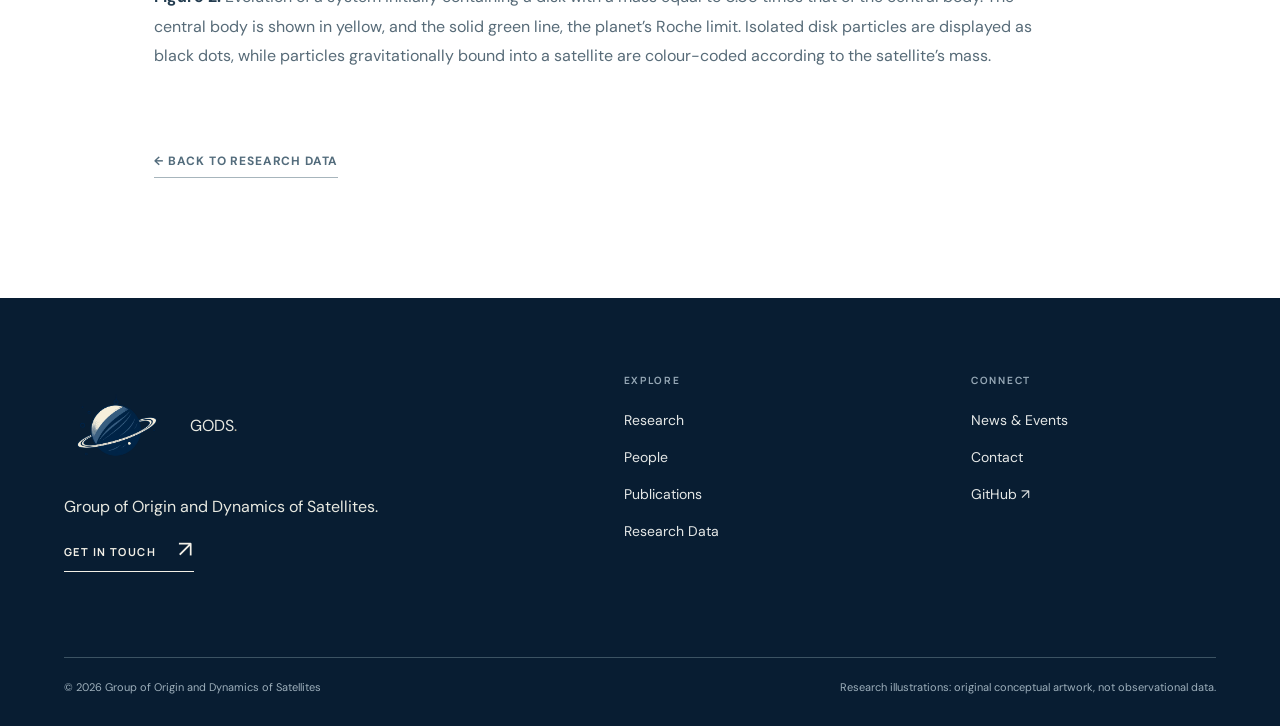
<file: data4.html>
<!DOCTYPE html>
<html lang="en">

<head>
    <meta charset="utf-8">
    <meta name="viewport" content="width=device-width, initial-scale=1">
    <meta name="theme-color" content="#08243d">
    <meta name="description" content="Research animations accompanying Madeira et al., Do Self-Gravitating Hard-Sphere Disk Simulations Form Darwin Ellipsoids?">

    <meta property="og:type" content="website">
    <meta property="og:title" content="Darwin Ellipsoid Simulations | GODS Research Data">
    <meta property="og:description" content="Research animations accompanying Madeira et al., Do Self-Gravitating Hard-Sphere Disk Simulations Form Darwin Ellipsoids?">
    <meta property="og:image" content="https://astrogods.org/assets/images/hero-orbits.webp">

    <title>Darwin Ellipsoid Simulations | GODS Research Data</title>

    <link rel="icon" href="assets/images/favicon.svg" type="image/svg+xml">
    <link rel="stylesheet" href="assets/css/style.css">
    <link rel="stylesheet" href="assets/css/research-data.css">

    <script defer src="assets/js/content.js"></script>
    <script defer src="assets/js/layout.js"></script>

    <meta property="og:url" content="https://astrogods.org/data4.html">
    <link rel="canonical" href="https://astrogods.org/data4.html">
</head>

<body>
    <a class="skip-link" href="#main">Skip to content</a>

    <div id="site-header-placeholder"></div>

    <main id="main">
        <!-- PAGE HEADER -->
        <section class="page-hero rd-hero rd-hero-article">
            <img
                class="hero-bg"
                src="assets/images/data-field.webp"
                alt=""
                aria-hidden="true"
            >

            <div class="container">
                <div class="breadcrumb">
                    <a href="index.html">GODS</a>
                    <span>/</span>
                    <a href="data.html">Research Data</a>
                    <span>/</span>
                    <span>Madeira et al. 2025c</span>
                </div>

                <h1 class="display">Research Data</h1>
            </div>
        </section>
        <section class="rd-article surface-white">
            <div class="container rd-article-width">
                <a class="rd-back" href="data.html">← All research data</a>

                <div class="rd-article-heading">
                    <div class="kicker overline">2025c / Research material</div>
                    <h2 class="display">Do Self-Gravitating Hard-Sphere Disk Simulations Form Darwin Ellipsoids?</h2>
                </div>

                <section class="rd-reference" aria-labelledby="reference-title">
                    <div class="kicker overline" id="reference-title">Reference</div>
                    <a
                        href="https://rdcu.be/eJo4H"
                        target="_blank"
                        rel="noopener noreferrer"
                        class="rd-reference-link"
                    >
                        Madeira et al. (2026a): Do self-gravitating hard-sphere disk simulations form Darwin ellipsoids? <span aria-hidden="true">↗</span>
                    </a>
                </section>

                <section class="rd-animations" aria-labelledby="animations-title">
                    <div class="kicker overline">Associated data</div>
                    <h2 class="display" id="animations-title">Animation</h2>

                <figure class="rd-figure">
                    <div class="rd-figure-number">Animation 01</div>

                    <video
                        class="rd-video"
                        controls
                        preload="metadata"
                        playsinline
                        aria-label="Figure 2 simulation animation"
                    >
                        <!-- Local copy takes priority after running download-videos.sh -->
                        <source src="assets/research/GODS_shape.mp4" type="video/mp4">

                        Your browser does not support embedded video.
                    </video>

                    <figcaption class="rd-caption">
                        <strong>Figure 2:</strong>
                        Evolution of a system initially containing a disk with a mass equal to 0.05 times that of the central body. The central body is shown in yellow, and the solid green line, the planet’s Roche limit. Isolated disk particles are displayed as black dots, while particles gravitationally bound into a satellite are colour-coded according to the satellite’s mass.
                    </figcaption>

                </figure>

                </section>

                <a class="rd-back rd-back-bottom" href="data.html">← Back to research data</a>
            </div>
        </section>
    </main>

    <div id="site-footer-placeholder"></div>
</body>

</html>
</file>
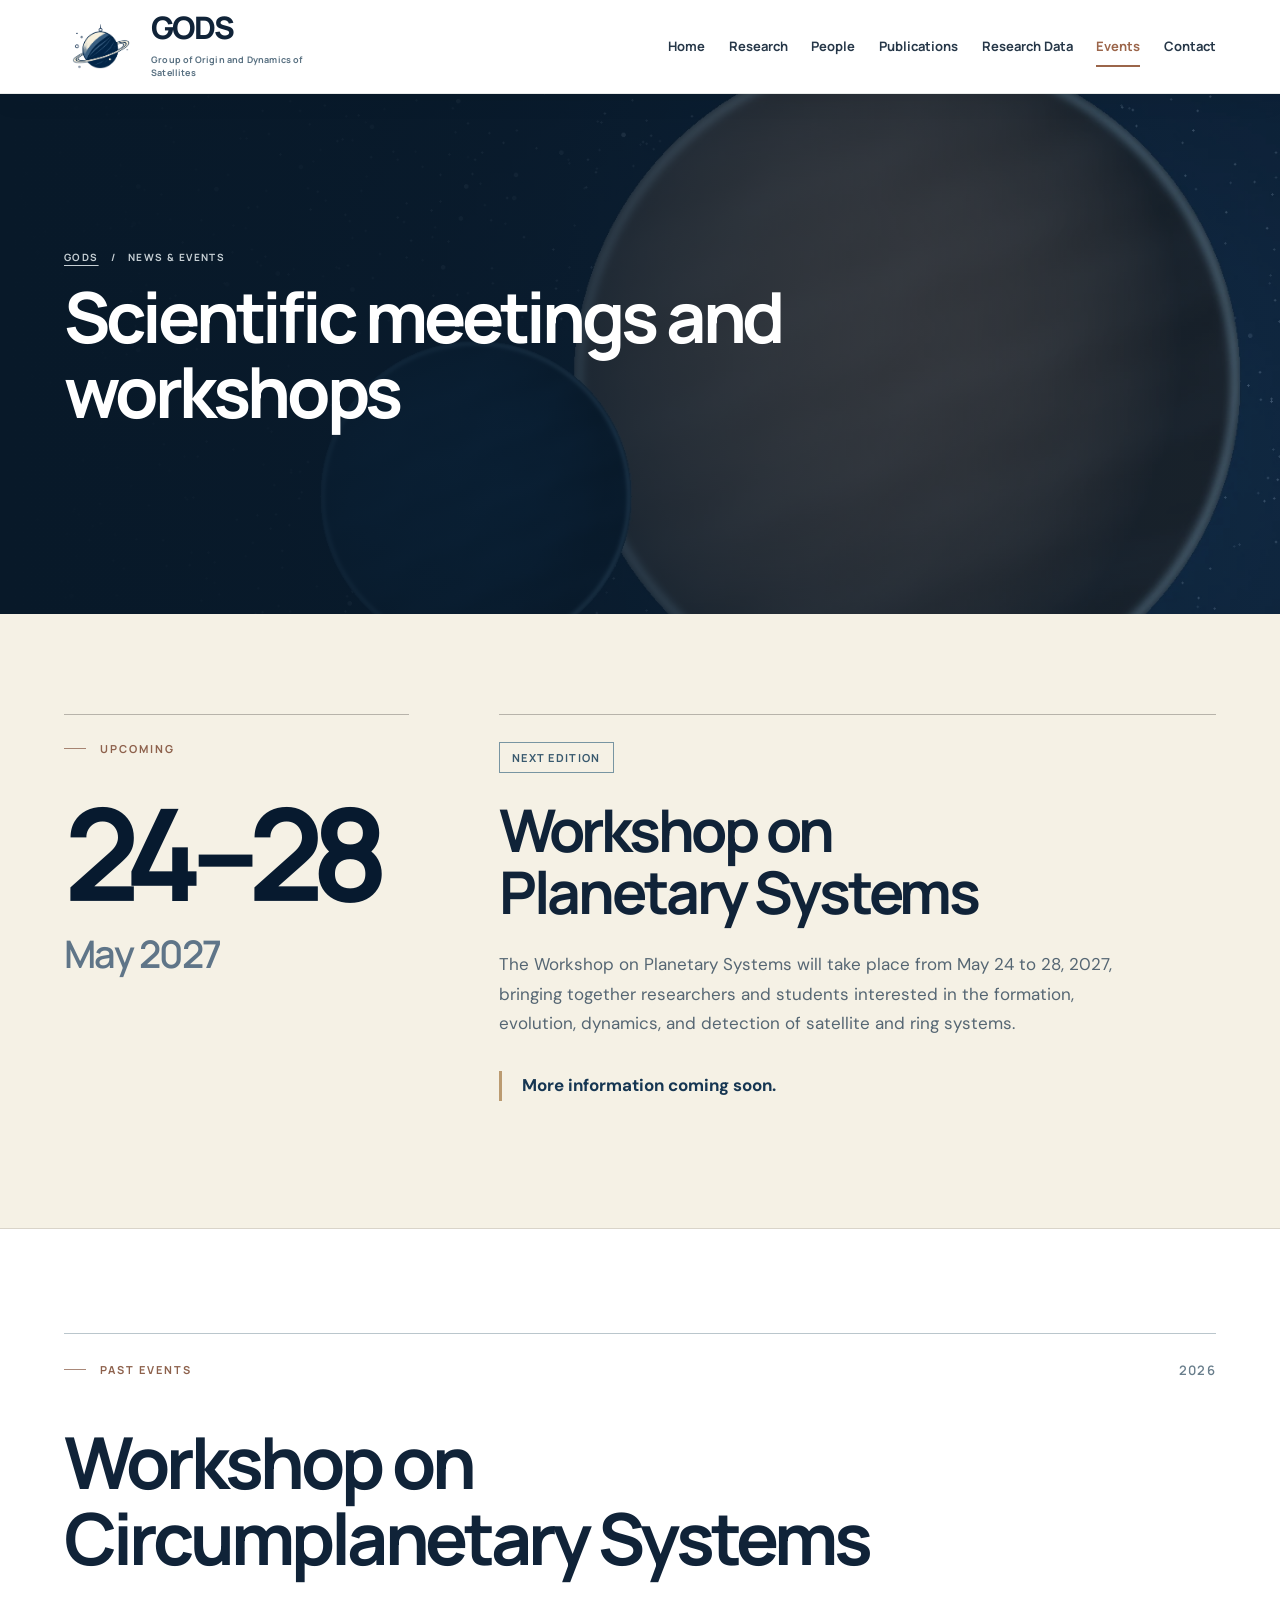
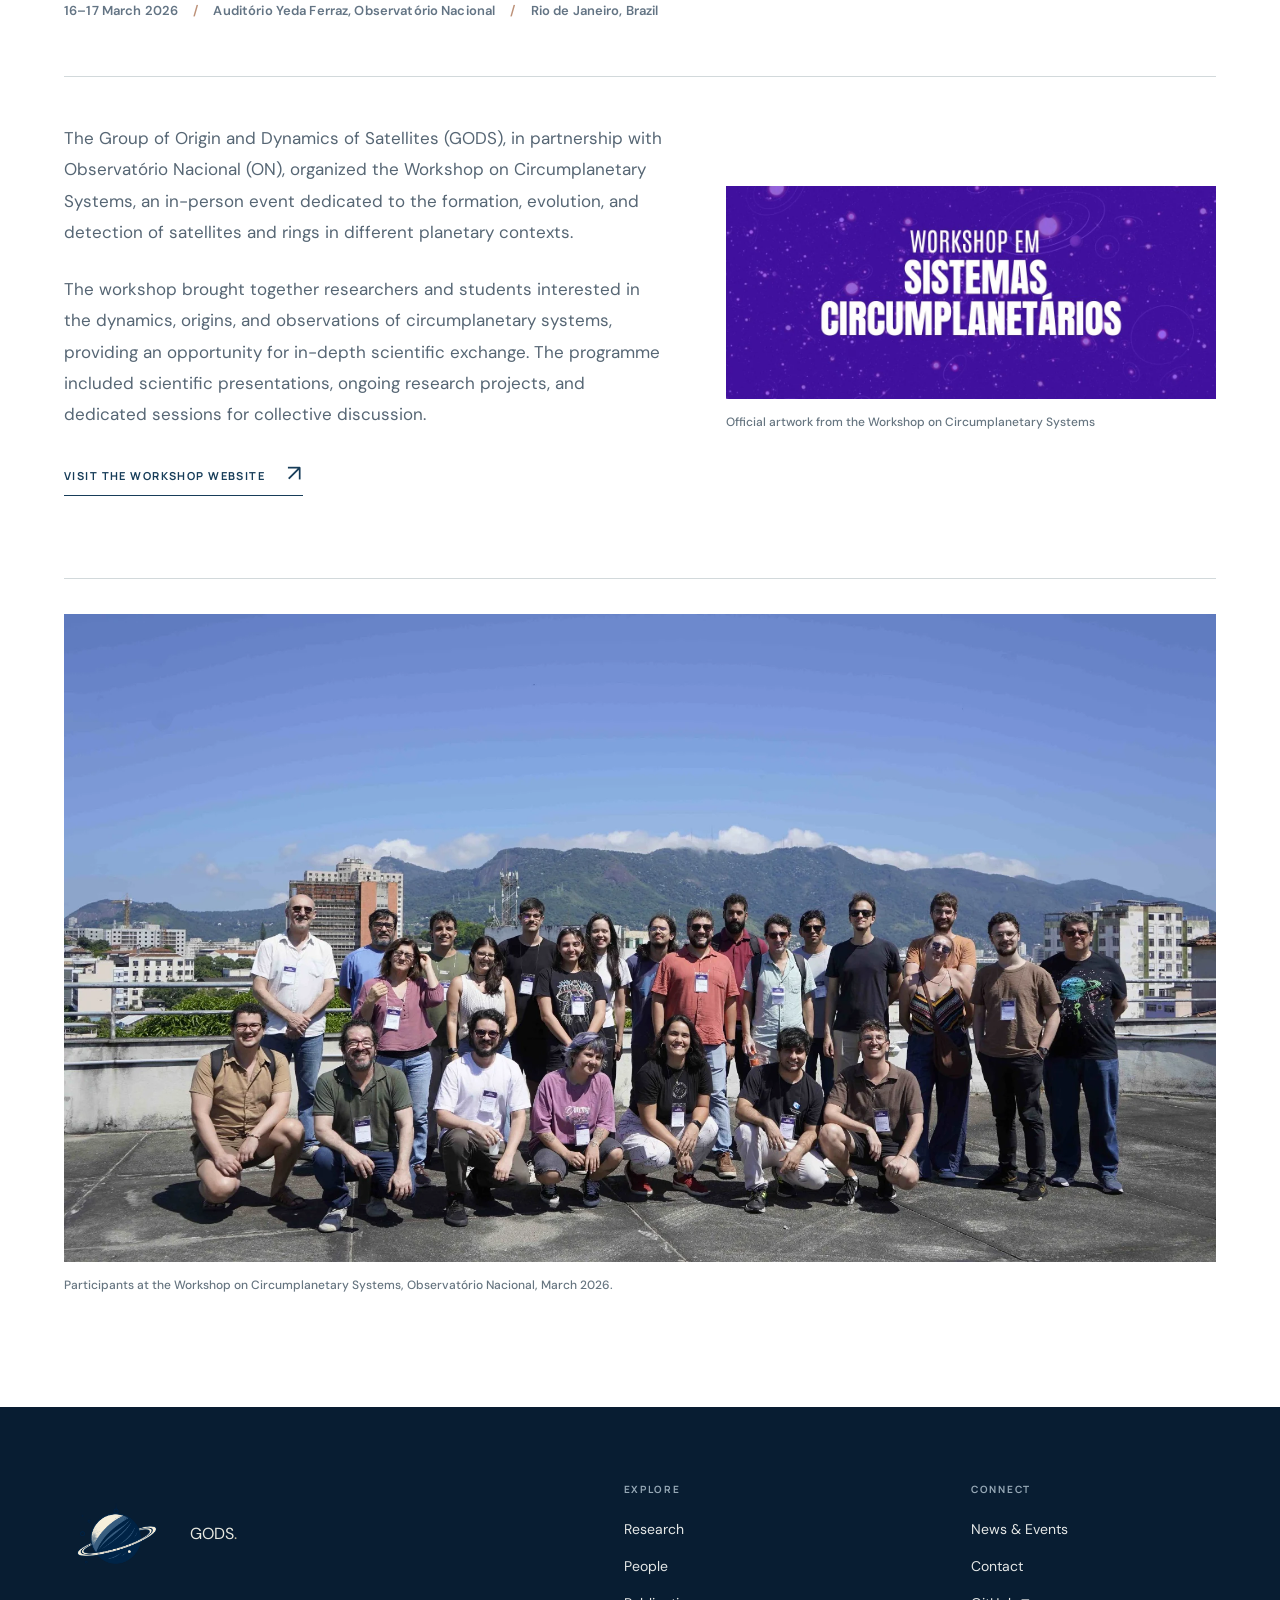
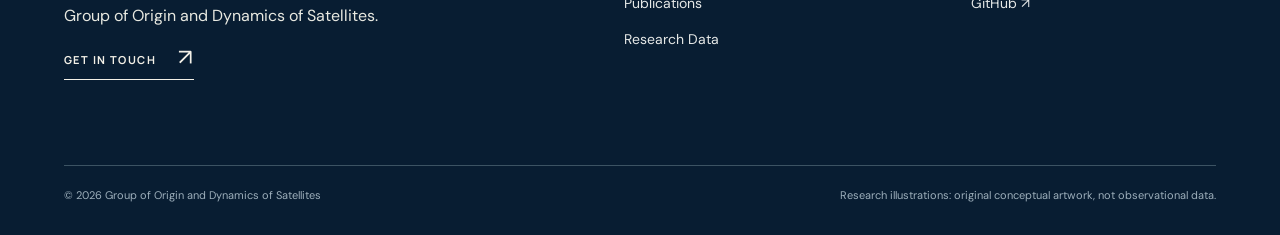
<file: events.html>
<!DOCTYPE html>
<html lang="en">

<head>
    <meta charset="utf-8">
    <meta name="viewport" content="width=device-width, initial-scale=1">
    <meta name="theme-color" content="#08243d">
    <meta name="description" content="Discover the Workshop on Circumplanetary Systems organized by GODS and Observatório Nacional, including the 2027 edition and previous workshop activities.">

    <meta property="og:type" content="website">
    <meta property="og:title" content="Workshops and Events | GODS Planetary Science Group">
    <meta property="og:description" content="Discover the Workshop on Circumplanetary Systems organized by GODS and Observatório Nacional, including the 2027 edition and previous workshop activities.">
    <meta property="og:image" content="https://astrogods.org/assets/images/hero-orbits.webp">

    <title>Workshops and Events | GODS Planetary Science Group</title>

    <link rel="icon" href="assets/images/favicon.svg" type="image/svg+xml">
    <link rel="stylesheet" href="assets/css/style.css">
    <link rel="stylesheet" href="assets/css/events.css">

    <script defer src="assets/js/content.js"></script>
    <script defer src="assets/js/layout.js"></script>

    <meta property="og:url" content="https://astrogods.org/events.html">
    <link rel="canonical" href="https://astrogods.org/events.html">
</head>

<body>
    <a class="skip-link" href="#main">
        Skip to content
    </a>

    <div id="site-header-placeholder"></div>

    <main id="main">

        <!-- PAGE HEADER -->
        <section class="page-hero">
            <img
                class="hero-bg"
                src="assets/images/exomoons.webp"
                alt=""
                aria-hidden="true"
            >

            <div class="container">
                <div class="breadcrumb">
                    <a href="index.html">GODS</a>
                    <span>/</span>
                    <span>News &amp; Events</span>
                </div>

                <h1 class="display">
                    Scientific meetings and workshops
                </h1>

            </div>
        </section>

        <!-- NEXT WORKSHOP -->
        <section class="workshop-next" id="next-workshop">
            <div class="container workshop-next-grid">

                <div class="workshop-next-date">
                    <div class="kicker overline">Upcoming</div>
                    <div class="date-large">24–28</div>
                    <div class="date-month">May 2027</div>
                </div>

                <div class="workshop-next-content">
                    <span class="workshop-status">Next edition</span>

                    <h2 class="display">
                        Workshop on<br>
                        Planetary Systems
                    </h2>

                    <p>
                        The Workshop on Planetary Systems will
                        take place from May 24 to 28, 2027, bringing together
                        researchers and students interested in the formation,
                        evolution, dynamics, and detection of satellite and ring systems.
                    </p>

                    <p class="workshop-coming-soon">
                        More information coming soon.
                    </p>
                </div>

            </div>
        </section>

        <!-- FIRST WORKSHOP -->
        <section class="workshop-past" id="first-workshop">
            <div class="container">
                <div class="workshop-section-top">
                    <div class="kicker overline">Past events</div>
                    <span class="workshop-year">2026</span>
                </div>

                <div class="workshop-title-grid">
                    <div>
                        <h2 class="display">
                            Workshop on<br>
                            Circumplanetary Systems
                        </h2>
                        <p class="workshop-meta">
                            16–17 March 2026
                            <span class="workshop-separator">/</span>
                            Auditório Yeda Ferraz, Observatório Nacional
                            <span class="workshop-separator">/</span>
                            Rio de Janeiro, Brazil
                        </p>
                    </div>
                </div>

                <div class="workshop-overview">

                    <div class="workshop-copy">
                        <p>
                            The Group of Origin and Dynamics of Satellites (GODS),
                            in partnership with Observatório Nacional (ON),
                            organized the Workshop on Circumplanetary Systems,
                            an in-person event dedicated to the formation,
                            evolution, and detection of satellites and rings
                            in different planetary contexts.
                        </p>

                        <p>
                            The workshop brought together researchers and students
                            interested in the dynamics, origins, and observations
                            of circumplanetary systems, providing an opportunity
                            for in-depth scientific exchange. The programme included
                            scientific presentations, ongoing research projects,
                            and dedicated sessions for collective discussion.
                        </p>

                        <a
                            class="line-link"
                            href="https://sites.google.com/view/workshopsc/en"
                            target="_blank"
                            rel="noopener noreferrer"
                        >
                            Visit the workshop website
                            <span class="arrow">↗</span>
                        </a>
                    </div>

                    <figure class="workshop-artwork">
                        <img
                            src="assets/images/workshop-banner.webp"
                            alt="Workshop em Sistemas Circumplanetários — official workshop banner"
                            width="1150"
                            height="500"
                        >
                        <figcaption>Official artwork from the Workshop on Circumplanetary Systems</figcaption>
                    </figure>

                </div>

                <figure class="workshop-photo">
                    <img
                        src="assets/images/workshop-participants.webp"
                        alt="Group photograph of participants at the Workshop on Circumplanetary Systems"
                        width="2048"
                        height="1152"
                    >

                    <figcaption>
                        Participants at the Workshop on Circumplanetary Systems,
                        Observatório Nacional, March 2026.
                    </figcaption>
                </figure>
            </div>
        </section>

    </main>

    <div id="site-footer-placeholder"></div>
</body>

</html>
</file>
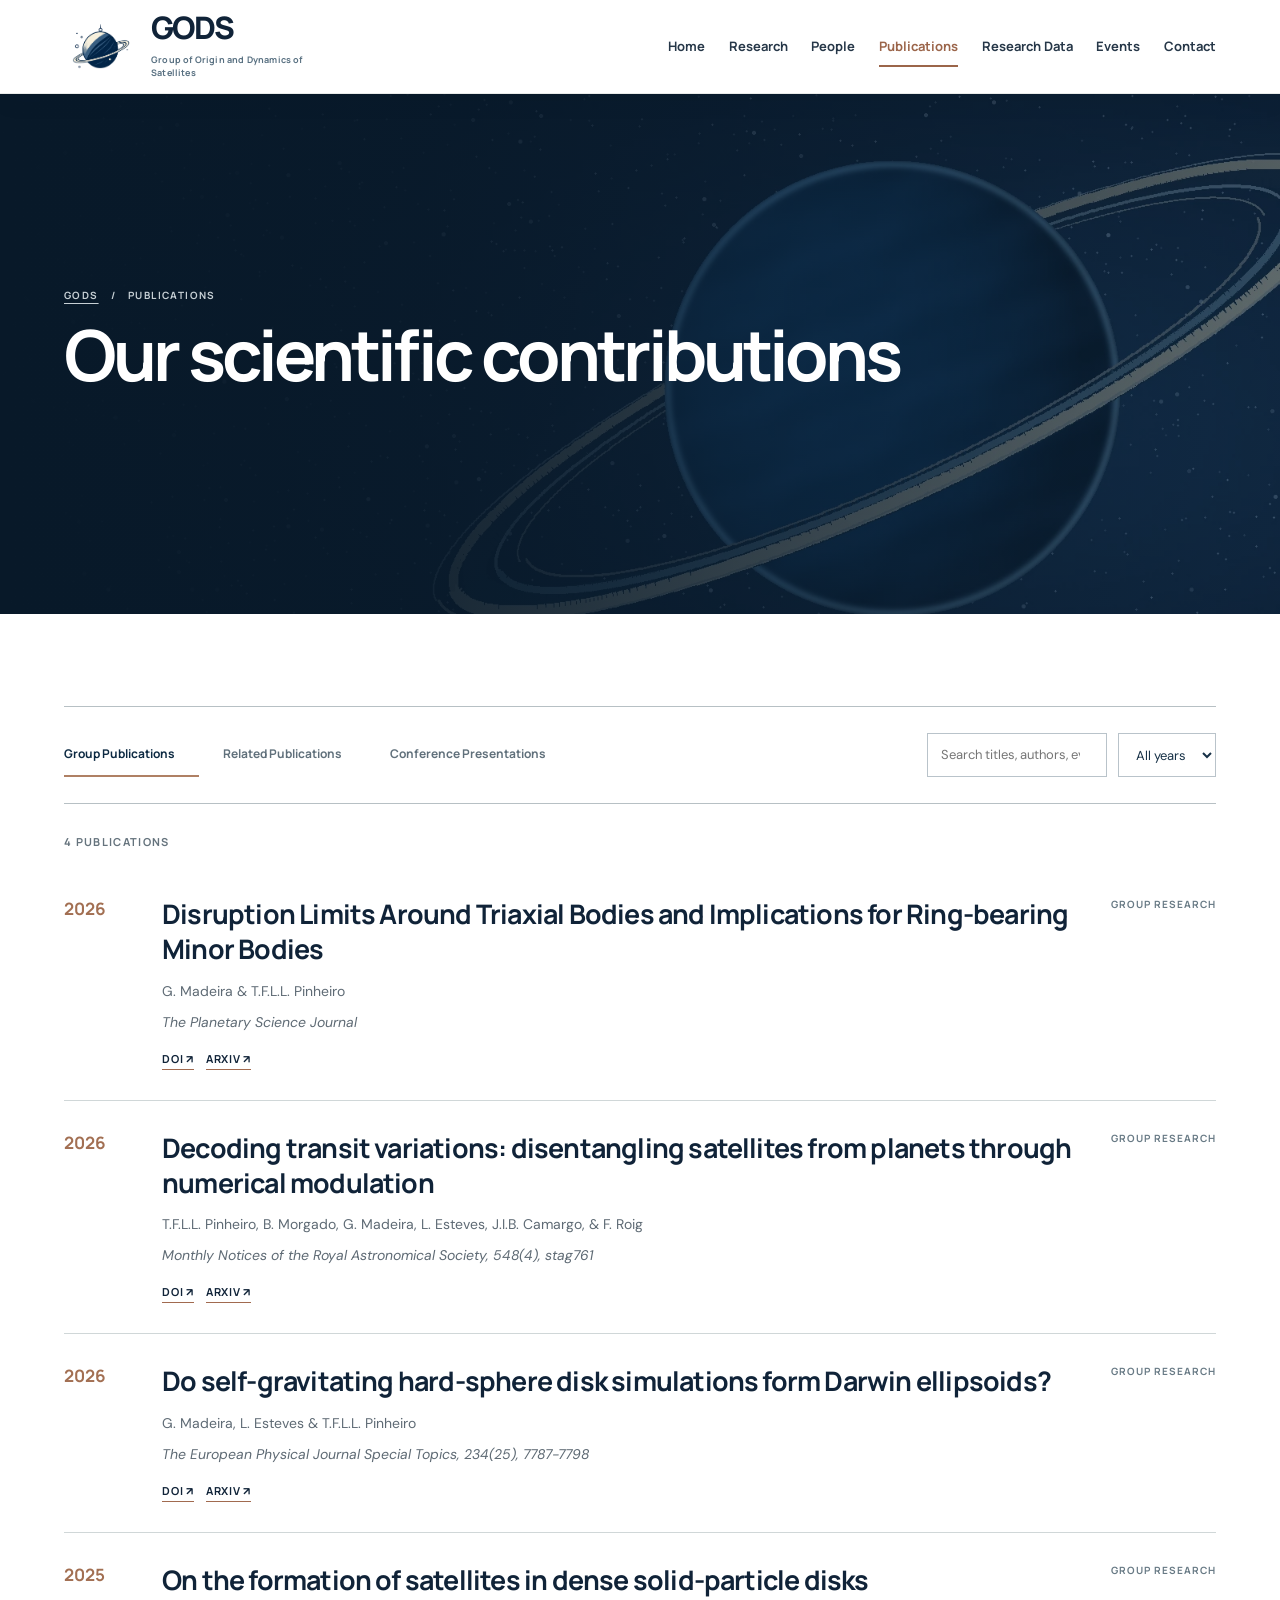
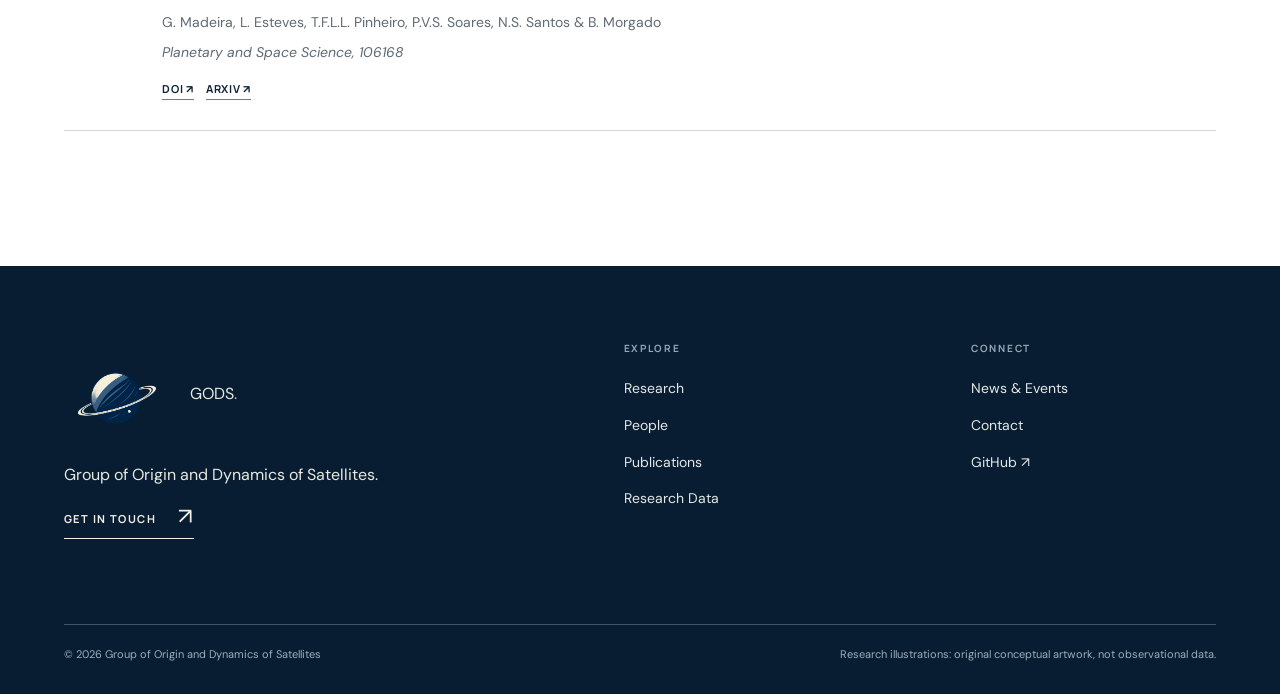
<file: publications.html>
<!DOCTYPE html>
<html lang="en">

<head>
    <meta charset="utf-8">
    <meta name="viewport" content="width=device-width, initial-scale=1">
    <meta name="theme-color" content="#08243d">
    <meta name="description" content="Read scientific publications, related research papers and conference presentations by members of the GODS planetary science research group.">

    <meta property="og:type" content="website">
    <meta property="og:title" content="Publications and Conference Presentations | GODS">
    <meta property="og:description" content="Read scientific publications, related research papers and conference presentations by members of the GODS planetary science research group.">
    <meta property="og:image" content="https://astrogods.org/assets/images/hero-orbits.webp">

    <title>Publications and Conference Presentations | GODS</title>

    <link rel="icon" href="assets/images/favicon.svg" type="image/svg+xml">
    <link rel="stylesheet" href="assets/css/style.css">

    <script defer src="assets/js/content.js"></script>
    <script defer src="assets/js/layout.js"></script>

    <meta property="og:url" content="https://astrogods.org/publications.html">
    <link rel="canonical" href="https://astrogods.org/publications.html">
</head>

<body>
    <a class="skip-link" href="#main">Skip to content</a>

    <div id="site-header-placeholder"></div>

    <main id="main">

        <!-- PAGE HEADER -->
        <section class="page-hero">
            <img
                class="hero-bg"
                src="assets/images/rings.webp"
                alt=""
                aria-hidden="true"
            >

            <div class="container">
                <div class="breadcrumb">
                    <a href="index.html">GODS</a>
                    <span>/</span>
                    <span>Publications</span>
                </div>

                <h1 class="display">
                    Our scientific contributions
                </h1>

            </div>
        </section>


        <!-- PUBLICATIONS AND CONFERENCE PRESENTATIONS -->
        <section class="archive-section surface-white">
            <div class="container">

                <div class="archive-tools">

                    <div
                        class="tabs"
                        role="tablist"
                        aria-label="Research output categories"
                    >
                        <button
                            type="button"
                            role="tab"
                            data-publication-tab="group"
                            aria-selected="true"
                        >
                            Group Publications
                        </button>

                        <button
                            type="button"
                            role="tab"
                            data-publication-tab="related"
                            aria-selected="false"
                        >
                            Related Publications
                        </button>

                        <button
                            type="button"
                            role="tab"
                            data-publication-tab="presentations"
                            aria-selected="false"
                        >
                            Conference Presentations
                        </button>
                    </div>

                    <div class="filter-fields">

                        <label class="sr-only" for="publication-search">
                            Search research output
                        </label>

                        <input
                            type="search"
                            id="publication-search"
                            autocomplete="off"
                            placeholder="Search titles, authors, events…"
                        >

                        <label class="sr-only" for="publication-year">
                            Filter by year
                        </label>

                        <select id="publication-year">
                            <option value="">All years</option>
                        </select>

                    </div>
                </div>

                <div
                    id="publication-count"
                    class="result-count"
                    aria-live="polite"
                ></div>

                <div
                    id="publications-list"
                    aria-live="polite"
                ></div>

            </div>
        </section>

    </main>

    <div id="site-footer-placeholder"></div>
</body>

</html>
</file>
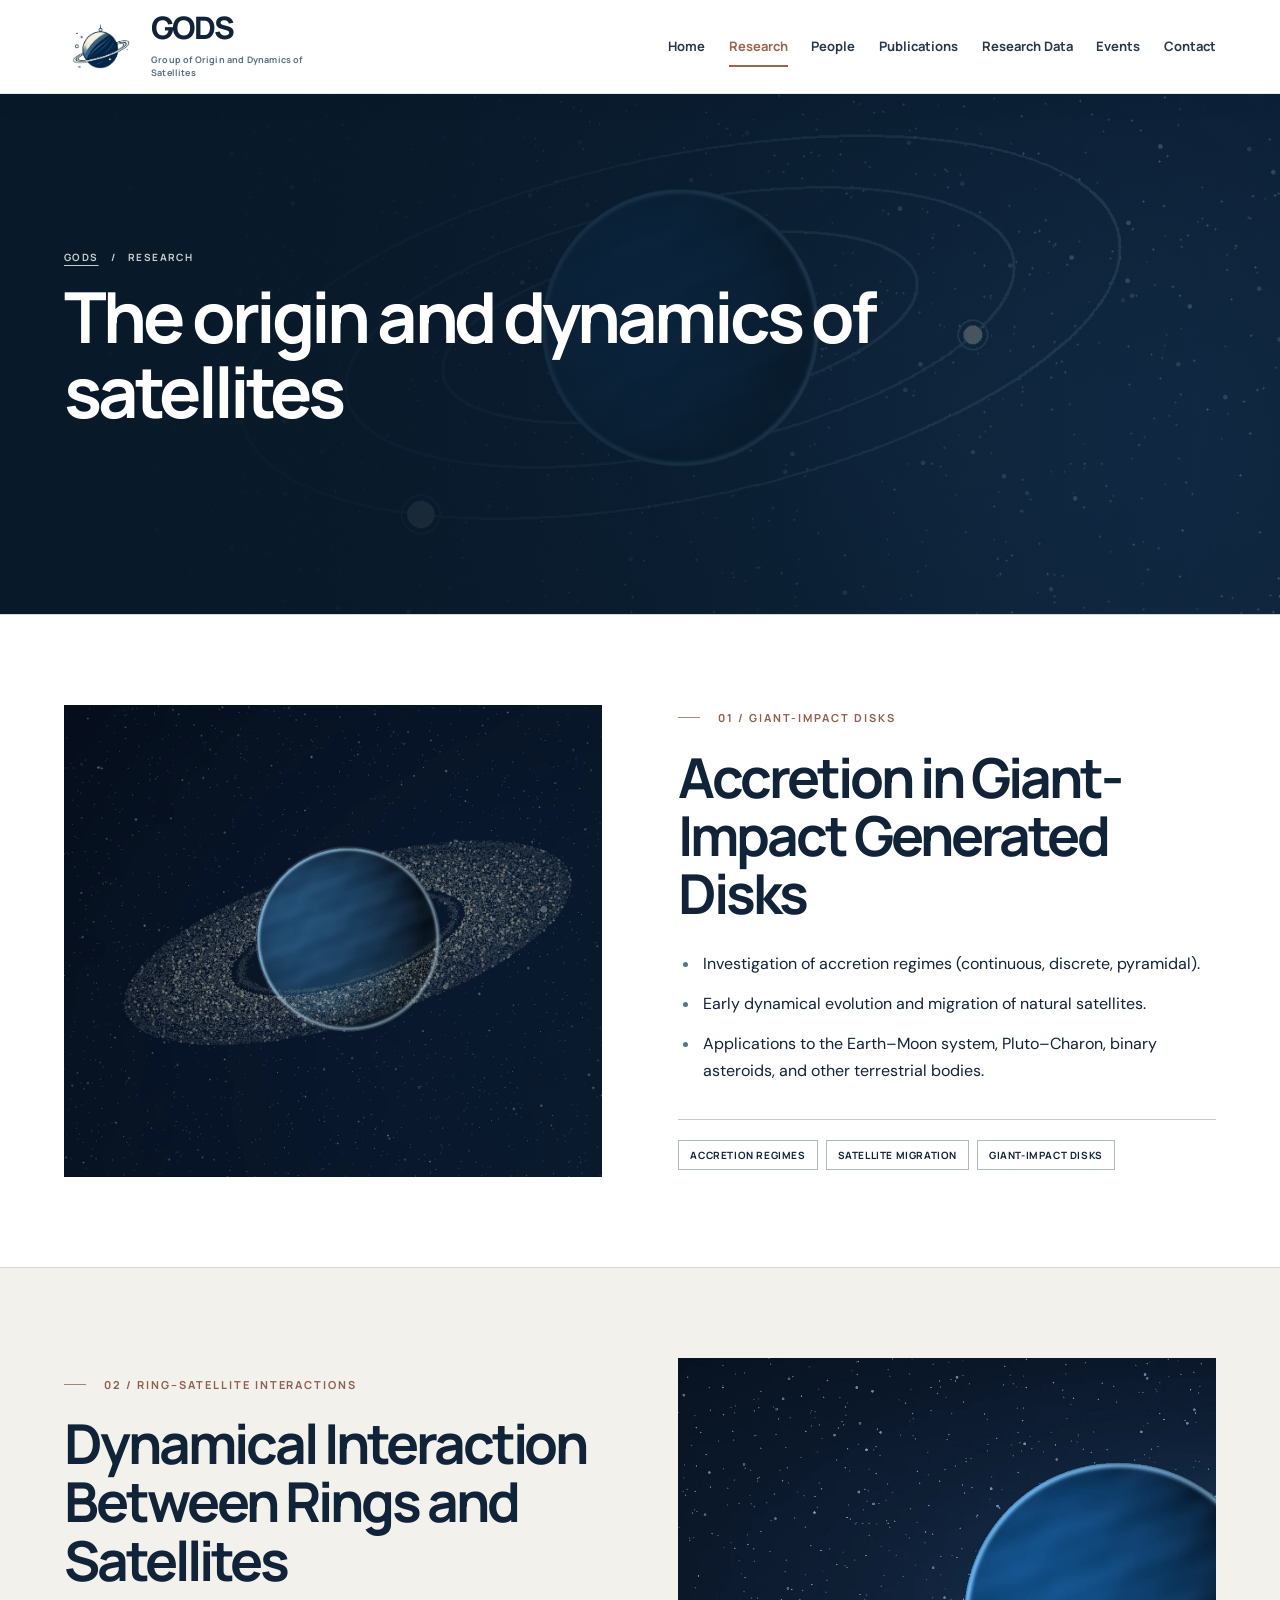
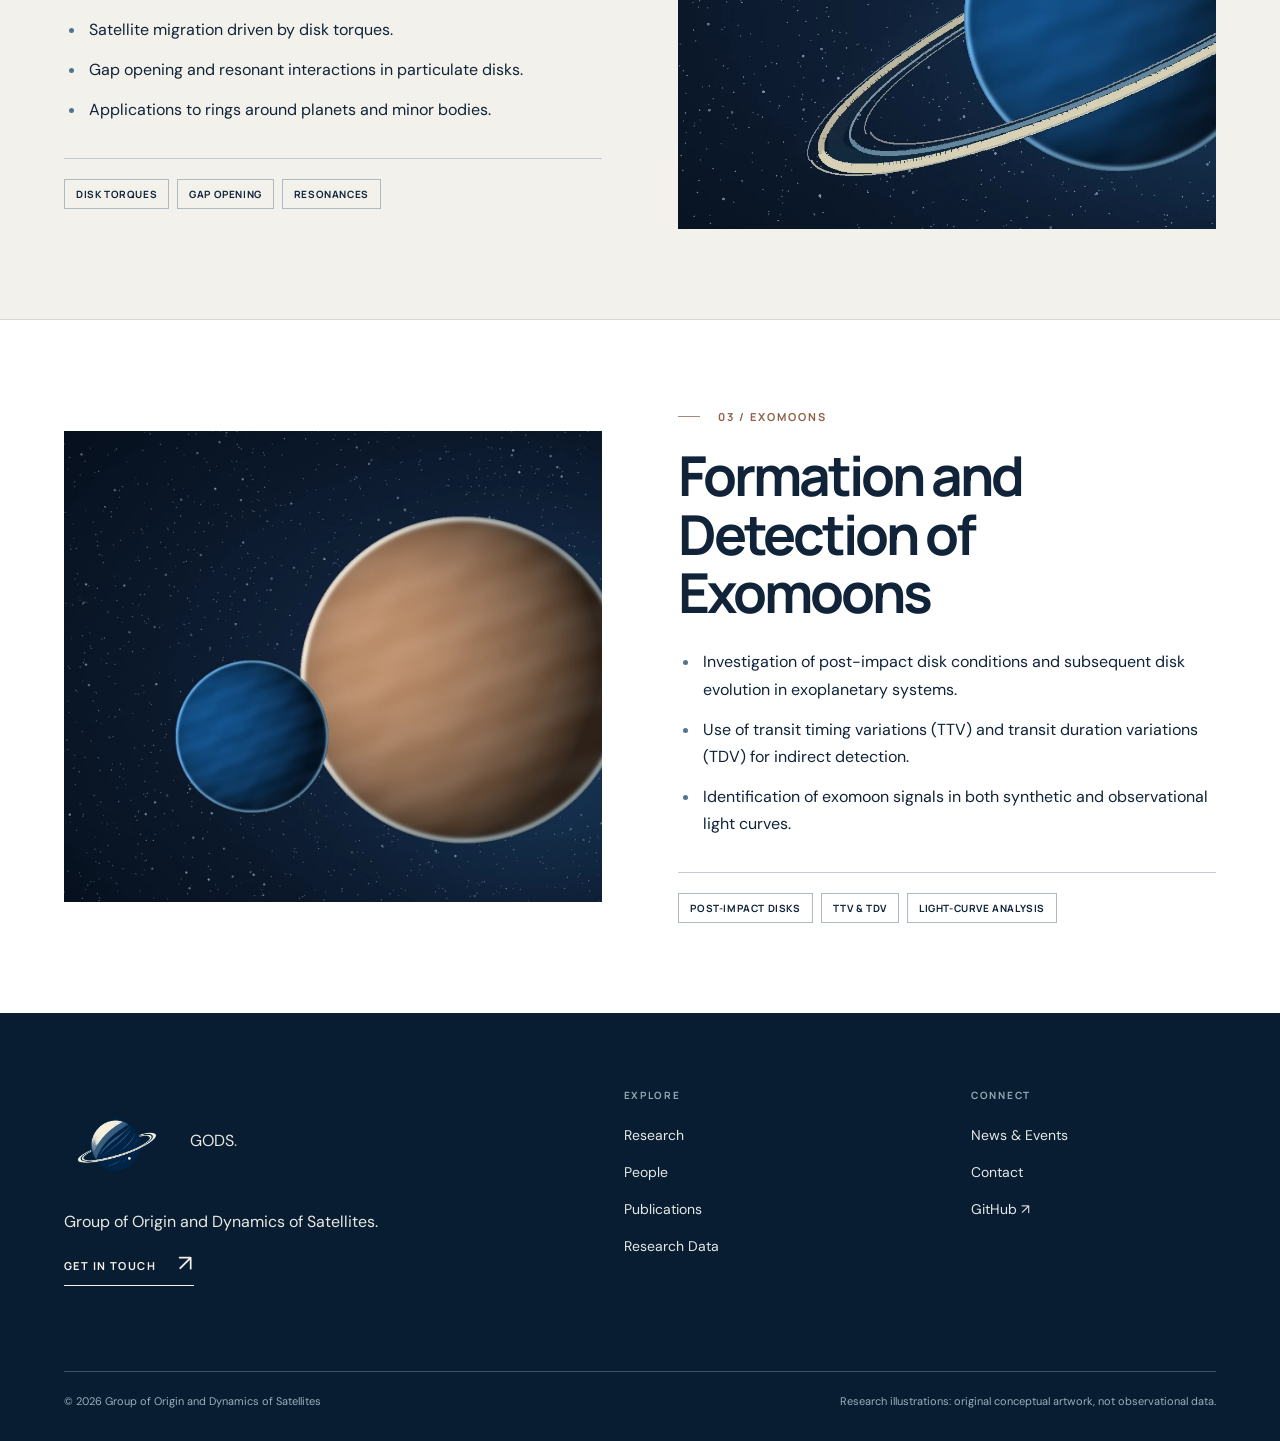
<file: research.html>
<!DOCTYPE html>
<html lang="en">
 <head>
  <meta charset="utf-8"/>
  <meta content="width=device-width,initial-scale=1" name="viewport"/>
  <meta content="#08243d" name="theme-color"/>
  <meta name="description" content="Explore GODS research on accretion in giant-impact disks, dynamical interactions between rings and satellites, and the formation and detection of exomoons.">
  <meta content="website" property="og:type"/>
  <meta property="og:title" content="Research | Satellite Formation, Rings and Exomoons — GODS">
  <meta property="og:description" content="Explore GODS research on accretion in giant-impact disks, dynamical interactions between rings and satellites, and the formation and detection of exomoons.">
  <meta property="og:image" content="https://astrogods.org/assets/images/hero-orbits.webp">
  <title>Research | Satellite Formation, Rings and Exomoons — GODS</title>
  <link href="assets/images/favicon.svg" rel="icon" type="image/svg+xml"/>
  <link href="assets/css/style.css" rel="stylesheet"/>
  <script defer="" src="assets/js/content.js">
  </script>
  <script defer="" src="assets/js/layout.js">
  </script>
  <style>
   /* Research-specific content layout; global styles in assets/css/style.css. */
      .research-points {
        margin: 1.25rem 0 1.65rem;
        padding-left: 1.35rem;
        list-style: disc;
      }

      .research-points li {
        margin: 0 0 .8rem;
        line-height: 1.7;
        padding-left: .2rem;
      }

      .research-points li::marker {
        color: #52748e;
      }

      .research-text h2.display {
        overflow-wrap: break-word;
      }
  </style>
 
    <meta property="og:url" content="https://astrogods.org/research.html">
    <link rel="canonical" href="https://astrogods.org/research.html">
</head>
 <body>
  <a class="skip-link" href="#main">
   Skip to content
  </a>
  <div id="site-header-placeholder">
  </div>
  <main id="main">
   <section class="page-hero">
    <img alt="" aria-hidden="true" class="hero-bg" src="assets/images/dynamics.webp"/>
    <div class="container">
     <div class="breadcrumb">
      <a href="index.html">
       GODS
      </a>
      <span>
       /
      </span>
      <span>
       Research
      </span>
     </div>
     <h1 class="display">
      The origin and dynamics
      of satellites
     </h1>
    </div>
   </section>

   <section class="research-detail" id="formation">
    <div class="container research-detail-grid">
     <div class="research-media">
      <img alt="Conceptual illustration of material in an orbiting disk" loading="lazy" src="assets/images/formation.webp"/>
     </div>
     <div class="research-text reveal">
      <div class="kicker overline">
       01 / Giant-impact disks
      </div>
      <h2 class="display">
       Accretion in Giant-Impact Generated Disks
      </h2>
      <ul class="research-points">
       <li>
        Investigation of accretion regimes (continuous, discrete, pyramidal).
       </li>
       <li>
        Early dynamical evolution and migration of natural satellites.
       </li>
       <li>
        Applications to the Earth&ndash;Moon system, Pluto&ndash;Charon, binary asteroids, and other terrestrial bodies.
       </li>
      </ul>
      <div class="tagline">
       <span class="tag">
        Accretion regimes
       </span>
       <span class="tag">
        Satellite migration
       </span>
       <span class="tag">
        Giant-impact disks
       </span>
      </div>
     </div>
    </div>
   </section>
   <section class="research-detail reverse" id="rings">
    <div class="container research-detail-grid">
     <div class="research-media">
      <img alt="Conceptual close view of a planetary ring system" loading="lazy" src="assets/images/rings.webp"/>
     </div>
     <div class="research-text reveal">
      <div class="kicker overline">
       02 / Ring&ndash;satellite interactions
      </div>
      <h2 class="display">
       Dynamical Interaction Between Rings and Satellites
      </h2>
      <ul class="research-points">
       <li>
        Satellite migration driven by disk torques.
       </li>
       <li>
        Gap opening and resonant interactions in particulate disks.
       </li>
       <li>
        Applications to rings around planets and minor bodies.
       </li>
      </ul>
      <div class="tagline">
       <span class="tag">
        Disk torques
       </span>
       <span class="tag">
        Gap opening
       </span>
       <span class="tag">
        Resonances
       </span>
      </div>
     </div>
    </div>
   </section>
   <section class="research-detail" id="exomoons">
    <div class="container research-detail-grid">
     <div class="research-media">
      <img alt="Conceptual exoplanet and accompanying satellite" loading="lazy" src="assets/images/exomoons.webp"/>
     </div>
     <div class="research-text reveal">
      <div class="kicker overline">
       03 / Exomoons
      </div>
      <h2 class="display">
       Formation and Detection of Exomoons
      </h2>
      <ul class="research-points">
       <li>
        Investigation of post-impact disk conditions and subsequent disk evolution in exoplanetary systems.
       </li>
       <li>
        Use of transit timing variations (TTV) and transit duration variations (TDV) for indirect detection.
       </li>
       <li>
        Identification of exomoon signals in both synthetic and observational light curves.
       </li>
      </ul>
      <div class="tagline">
       <span class="tag">
        Post-impact disks
       </span>
       <span class="tag">
        TTV &amp; TDV
       </span>
       <span class="tag">
        Light-curve analysis
       </span>
      </div>
     </div>
    </div>
   </section>

  </main>
  <div id="site-footer-placeholder">
  </div>
 </body>
</html>
</file>
<file: assets/css/style.css>
/* GODS — Group of Origin and Dynamics of Satellites
   Editorial site / responsive static build for GitHub Pages. */
@import url('https://fonts.googleapis.com/css2?family=DM+Sans:wght@400;500;600;700&family=Manrope:wght@400;500;600;700;800&display=swap');
:root{--ink:#102338;--navy:#071a2f;--deep:#071321;--slate:#54728a;--ivory:#f5f1e5;--paper:#fbfaf7;--white:#fff;--muted:#5a6670;--line:#d9ddd9;--gold:#c4a779;--font:'DM Sans',Arial,sans-serif;--display:'Manrope','DM Sans',Arial,sans-serif;--max:1376px;--ease:cubic-bezier(.2,.65,.2,1)}
*{box-sizing:border-box}html{scroll-behavior:smooth}body{margin:0;font:400 16px/1.7 var(--font);color:var(--ink);background:var(--paper);-webkit-font-smoothing:antialiased}img{max-width:100%;display:block}a{color:inherit;text-decoration:none}button,input,select{font:inherit}button{cursor:pointer}button,input,select{touch-action:manipulation}::selection{background:#c7d8e1;color:var(--deep)}:focus-visible{outline:3px solid #6aa7c7;outline-offset:4px}.sr-only{position:absolute;width:1px;height:1px;overflow:hidden;clip:rect(0,0,0,0);white-space:nowrap}.skip-link{position:fixed;top:-60px;left:12px;z-index:100;padding:12px 18px;color:#fff;background:#111}.skip-link:focus{top:12px}.container{max-width:var(--max);padding:0 clamp(24px,5vw,80px);margin:0 auto}.kicker{font:700 11px/1.3 var(--display);letter-spacing:.18em;text-transform:uppercase}.kicker:before{content:'';width:22px;height:1px;background:currentColor;display:inline-block;vertical-align:middle;margin:0 14px 3px 0;opacity:.75}.section-no{font:600 11px/1 var(--display);letter-spacing:.13em;color:#8b8d89}.display{font-family:var(--display);font-weight:700;letter-spacing:-.055em;line-height:1.06}.section-title{font-size:clamp(2.65rem,5.4vw,5.4rem);margin:0}.body-xl{font-size:clamp(1.2rem,1.9vw,1.6rem);line-height:1.6}.small{font-size:13px}.muted{color:var(--muted)}.light{color:#fff}.overline{color:#8d614c}.line-link{display:inline-flex;align-items:center;gap:22px;border-bottom:1px solid currentColor;padding:0 0 10px;font:700 11px/1.2 var(--display);letter-spacing:.13em;text-transform:uppercase;transition:gap .25s var(--ease)}.line-link:hover{gap:32px}.line-link .arrow{font:400 23px/1 var(--font);margin-top:-4px}.btn{display:inline-flex;align-items:center;justify-content:center;gap:20px;min-height:52px;background:var(--ivory);color:var(--deep);border:1px solid var(--ivory);padding:12px 24px;font:700 11px var(--display);letter-spacing:.1em;text-transform:uppercase;transition:.25s ease}.btn:hover{background:#fff;transform:translateY(-2px)}.btn-outline{background:transparent;color:inherit;border:1px solid currentColor}.btn-outline:hover{background:#ffffff1c}.grid-rule{border-top:1px solid #d9dcd9}.text-label{font:700 11px var(--display);letter-spacing:.16em;text-transform:uppercase;color:#62717a}.surface-ivory{background:var(--ivory)}.surface-white{background:#fff}.surface-dark{background:var(--deep);color:#f7f5ee}
/* Header */
.top-strap{background:#08243d;color:#d6e1e9;min-height:31px;display:flex;align-items:center}.top-strap .container{width:100%;display:flex;justify-content:space-between;gap:15px;font:600 9px/1.5 var(--display);letter-spacing:.14em;text-transform:uppercase}.header{height:94px;position:relative;z-index:25;background:#fff;border-bottom:1px solid #e9ebe9}.header.is-sticky{position:sticky;top:0;box-shadow:0 8px 25px #0819290b}.header .container{height:100%;display:flex;justify-content:space-between;align-items:center;gap:35px}.brand{display:flex;align-items:center;gap:14px;min-width:280px}.brand-mark{height:64px;width:73px;object-fit:contain}.brand-name{font:800 31px/.95 var(--display);letter-spacing:-.065em}.brand-sub{display:block;max-width:155px;font:700 9px/1.5 var(--display);letter-spacing:.02em;color:#587081;margin-top:5px}.nav{display:flex;align-items:center;gap:clamp(13px,1.85vw,29px);height:100%}.nav a{font:700 13px/1.4 var(--display);color:#263748;padding:37px 0;white-space:nowrap;position:relative;transition:color .18s}.nav a:hover,.nav a[aria-current=page]{color:#9b654a}.nav a[aria-current=page]:after{content:'';position:absolute;bottom:26px;left:0;right:0;height:2px;background:#9b654a}.nav-toggle{display:none;align-items:center;justify-content:center;flex-direction:column;gap:5px;background:transparent;border:1px solid #bdc7cc;width:46px;height:46px}.nav-toggle span{height:2px;background:var(--ink);width:20px;transition:transform .2s}
/* Home hero */
.hero{min-height:min(770px,calc(100svh - 125px));position:relative;background:var(--deep) url('../images/hero-orbits.webp') center center / cover no-repeat;display:flex;align-items:center;color:#fff;overflow:hidden}.hero:after{content:'';position:absolute;inset:0;pointer-events:none;background:linear-gradient(180deg,transparent 78%,rgba(0,0,0,.22));z-index:1}.hero .container{position:relative;z-index:2;width:100%;padding-top:80px;padding-bottom:108px}.hero-intro{display:inline-flex;align-items:center;gap:12px;margin-bottom:29px;color:#d8d8cf;font:700 11px var(--display);letter-spacing:.18em;text-transform:uppercase}.hero-intro:before{content:'';height:1px;width:45px;background:var(--gold)}.hero h1{font:700 clamp(3.9rem,7.9vw,8.8rem)/.99 var(--display);letter-spacing:-.065em;max-width:960px;margin:0 0 34px}.hero h1 em{font-style:normal;color:#d6c3a2}.hero p{max-width:470px;font-size:clamp(16px,1.6vw,20px);color:#e2e7e8;line-height:1.7;margin:0 0 36px}.hero-actions{display:flex;gap:18px;align-items:center;flex-wrap:wrap}.hero-foot{position:absolute;bottom:23px;left:0;width:100%;z-index:3;color:#b9c5cd}.hero-foot .container{display:flex;justify-content:space-between;align-items:center;padding-top:0;padding-bottom:0;font:700 10px var(--display);letter-spacing:.13em;text-transform:uppercase}.scroll-cue{display:flex;align-items:center;gap:16px}.scroll-cue:before{content:'';width:39px;height:1px;background:#c5c4b6}
/* Introductions */
.intro-panel{padding:125px 0 133px;background:var(--paper)}.intro-grid{display:grid;grid-template-columns:33% minmax(0,1fr);gap:6vw}.intro-grid h2{font-size:clamp(3rem,5vw,5.8rem);max-width:770px;margin:0 0 30px}.intro-grid .intro-copy{max-width:700px}.intro-grid p{font-size:clamp(1.09rem,1.45vw,1.32rem);line-height:1.8;color:#526271;margin:0 0 23px}.intro-aside{padding-top:13px;display:flex;flex-direction:column;align-items:flex-start;gap:24px}
/* Research editorial tiles */
.research-section{padding:105px 0 120px;background:#ebe9e3}.section-header{display:flex;align-items:flex-end;justify-content:space-between;gap:35px;margin:0 0 42px}.section-header h2{max-width:790px}.section-header .line-link{margin-bottom:8px}.research-mosaic{display:grid;grid-template-columns:1.05fr 1fr .82fr;grid-template-rows:325px 310px;gap:16px}.mosaic-item{position:relative;overflow:hidden;background:var(--deep);color:#fff;display:flex;align-items:flex-end;transition:filter .35s}.mosaic-item:hover{filter:brightness(1.11)}.mosaic-item:nth-child(1){grid-row:span 2}.mosaic-item:nth-child(4){grid-column:span 2}.mosaic-item>img{position:absolute;width:100%;height:100%;object-fit:cover;transition:transform .8s var(--ease)}.mosaic-item:hover>img{transform:scale(1.04)}.mosaic-item:after{content:'';position:absolute;inset:0;background:linear-gradient(180deg,transparent 30%,rgba(2,11,18,.88) 100%)}.mosaic-caption{z-index:1;position:relative;padding:32px 30px 30px;width:100%}.mosaic-caption span{display:block;margin-bottom:13px;color:#e1e2da;font:700 10px var(--display);letter-spacing:.14em}.mosaic-caption h3{font:700 clamp(23px,2.7vw,39px)/1.12 var(--display);letter-spacing:-.044em;margin:0;max-width:375px}.mosaic-caption .mini-arrow{position:absolute;right:27px;bottom:30px;font-size:26px}
/* Quote divider */
.statement{background:#102b46;color:#f2f0e9;position:relative;overflow:hidden;padding:112px 0}.statement:after{content:'';position:absolute;pointer-events:none;width:610px;height:610px;border:1px solid rgba(246,243,229,.13);border-radius:50%;right:-130px;top:-190px;box-shadow:0 0 0 90px rgba(246,243,229,.025),0 0 0 192px rgba(246,243,229,.025)}.statement .container{position:relative;z-index:1}.statement h2{font-size:clamp(2.85rem,6vw,7rem);line-height:1.14;max-width:1050px;margin:20px 0 0;letter-spacing:-.062em}.statement h2 span{color:#c7c3b5}
/* Split editorial */
.split-feature{display:grid;grid-template-columns:1fr 1fr;min-height:595px;background:#fff}.split-image{min-height:510px;position:relative;overflow:hidden}.split-image img{width:100%;height:100%;object-fit:cover;position:absolute;inset:0}.split-content{padding:clamp(58px,6vw,112px);display:flex;flex-direction:column;justify-content:center;align-items:flex-start}.split-content h2{font-size:clamp(2.7rem,4.6vw,5.2rem);margin:20px 0 28px}.split-content p{max-width:520px;color:var(--muted);font-size:18px;line-height:1.7;margin:0 0 34px}.split-feature.reverse .split-image{order:2}.split-feature.reverse .split-content{order:1}
/* Homepage archive + news */
.archive-panel{padding:110px 0;background:var(--paper)}.archive-layout{display:grid;grid-template-columns:1.1fr .75fr;gap:11vw;align-items:end}.archive-layout h2{font-size:clamp(3rem,5.3vw,6.3rem);margin:18px 0 25px}.archive-layout p{font-size:19px;color:var(--muted);max-width:550px}.archive-right{border-top:1px solid #a1a9ae;padding-top:26px}.archive-right strong{font:700 18px var(--display)}.archive-right p{font-size:15px;margin:11px 0 26px}.updates-section{padding:105px 0 125px;background:#e7ebea}.updates-panel{display:grid;grid-template-columns:.9fr 1.1fr;gap:4vw;border-top:1px solid #b8c2c8;padding-top:26px}.updates-panel h3{font:700 clamp(2.3rem,4vw,4.6rem)/1.12 var(--display);letter-spacing:-.055em;margin:18px 0}.updates-panel p{font-size:17px;max-width:490px;color:#4b606a}.updates-visual{min-height:260px;background:#142e46 url('../images/dynamics.webp') center/cover;position:relative}.updates-visual:after{content:'GODS / SCIENTIFIC COMMUNITY';position:absolute;left:22px;bottom:17px;font:700 10px var(--display);letter-spacing:.15em;color:#e2e8ea}
/* Footer */
.site-footer{background:#081d32;color:#e8e9e1;padding:75px 0 30px}.footer-top{display:grid;grid-template-columns:1.4fr .75fr .75fr;gap:8vw;padding-bottom:85px}.footer-identity{max-width:470px}.footer-lockup{display:flex;align-items:center;gap:22px}
.footer-logo {
    width: 104px;
    min-width: 104px;
    height: 104px;
    object-fit: contain;
    background: transparent;
    padding: 0;
}
.footer-heading{font:700 10px var(--display);letter-spacing:.17em;text-transform:uppercase;color:#96a8b6;margin-bottom:22px}.footer-col a{display:block;color:#e5e8e7;font-size:14px;margin:0 0 13px;transition:color .2s}.footer-col a:hover{color:#c7b08e}.footer-bottom{display:flex;justify-content:space-between;gap:20px;padding-top:21px;border-top:1px solid #3c5363;color:#9dafbb;font-size:11px;line-height:1.6}.footer-bottom a{text-decoration:underline;text-underline-offset:3px}
/* Inner page layout */
.page-hero{background:#102a43;color:#fff;min-height:520px;display:flex;align-items:center;position:relative;overflow:hidden}.page-hero .hero-bg{position:absolute;inset:0;width:100%;height:100%;object-fit:cover;opacity:.53}.page-hero:after{content:'';position:absolute;inset:0;background:linear-gradient(90deg,#081929 0%,#081929d9 34%,#0819293d 100%)}.page-hero .container{width:100%;z-index:1;position:relative;padding-top:95px;padding-bottom:100px}.page-hero h1{font-size:clamp(3.2rem,5.5vw,6rem);margin:15px 0 24px;max-width:1040px}.page-hero p{max-width:630px;color:#e1e6e8;font-size:clamp(17px,1.6vw,20px);margin:0}.page-hero .breadcrumb{display:flex;gap:12px;align-items:center;font:700 10px var(--display);letter-spacing:.14em;text-transform:uppercase;color:#c7d0d5}.page-hero .breadcrumb a{text-decoration:underline;text-underline-offset:4px}.page-intro{padding:100px 0;background:var(--paper)}.page-intro-grid{display:grid;grid-template-columns:.6fr 1.4fr;gap:7vw}.page-intro h2{font-size:clamp(2.4rem,4vw,4.65rem);margin:0 0 26px}.page-intro p{font-size:clamp(17px,1.45vw,21px);color:#5c6b76;margin:0 0 18px;max-width:850px}.research-detail{padding:90px 0;border-top:1px solid #d5d9d6}.research-detail:nth-child(even){background:#fff}.research-detail:nth-child(odd){background:#f3f1eb}.research-detail-grid{display:grid;grid-template-columns:1fr 1fr;gap:clamp(30px,6vw,110px);align-items:center}.research-detail.reverse .research-media{order:2}.research-detail.reverse .research-text{order:1}.research-media{aspect-ratio:1.14;background:#091c32;overflow:hidden}.research-media img{width:100%;height:100%;object-fit:cover}.research-text h2{font-size:clamp(2.5rem,4.3vw,4.85rem);margin:22px 0 27px}.research-text p{font-size:17px;color:#5d6a70;line-height:1.85}.tagline{border-top:1px solid #c5cbd0;padding-top:20px;margin-top:35px;display:flex;gap:8px;flex-wrap:wrap}.tag{display:inline-block;border:1px solid #aeb9c1;padding:7px 11px;font:700 10px var(--display);letter-spacing:.06em;text-transform:uppercase}.action-band{padding:100px 0;background:#102a43;color:#f4f4ed}.action-band .container{display:flex;justify-content:space-between;gap:48px;align-items:center}.action-band h2{font-size:clamp(2.5rem,5vw,5.8rem);margin:16px 0;max-width:760px}.action-band p{color:#c0ccd3;max-width:540px}.action-band .line-link{flex-shrink:0}
/* People */
.people-section{padding:100px 0}.people-heading{font-size:clamp(2.9rem,5vw,5.7rem);margin:18px 0 52px}.person-feature{display:grid;grid-template-columns:.8fr 1.2fr;min-height:480px;background:#f0eee8}.person-picture{background:#0e2944 url('../images/moons.webp') center/cover;display:flex;align-items:center;justify-content:center;position:relative;min-height:350px}.person-picture:after{content:'';position:absolute;inset:0;background:#0a192633}.person-monogram{position:relative;z-index:1;border:1px solid #f0efdf70;border-radius:50%;height:190px;width:190px;display:grid;place-items:center;color:#f2f0df;font:700 65px var(--display);letter-spacing:-.07em}.person-content{padding:clamp(32px,5vw,79px);display:flex;flex-direction:column;justify-content:center}.person-content h3{font-size:clamp(2.4rem,4.4vw,5.5rem);margin:13px 0 12px}.person-content .role{font:700 11px var(--display);letter-spacing:.15em;text-transform:uppercase;color:#a06f50}.person-content p{color:#586775;max-width:580px;font-size:18px}.person-links{display:flex;flex-wrap:wrap;gap:24px;margin-top:24px}.roster{padding:90px 0 115px;background:#fff}.roster-group{margin-top:55px}.roster-group h3{font:700 24px var(--display);letter-spacing:-.04em;padding-bottom:20px;border-bottom:1px solid #c8cfce}.roster-grid{display:grid;grid-template-columns:repeat(3,1fr);gap:24px;margin-top:25px}.person-small{border-top:3px solid #0b314f;padding:25px 10px 27px 0}.person-small h4{font:700 22px var(--display);margin:0 0 6px}.person-small p{font-size:14px;color:#687780}.blank-panel{padding:37px;background:#f1f3f0;color:#5c6b77;font-size:16px;border-left:3px solid #96a8ac}.blank-panel p{margin:0}
/* Content archives */
.archive-section{padding:92px 0 135px;min-height:540px}.archive-tools{display:flex;justify-content:space-between;gap:15px;flex-wrap:wrap;align-items:center;padding:26px 0;border-top:1px solid #b7c0c4;border-bottom:1px solid #b7c0c4}.tabs{display:flex;gap:0;flex-wrap:wrap;align-items:center}.tabs button{appearance:none;background:none;color:#60707b;border:0;border-bottom:2px solid transparent;padding:11px 24px 13px;font:700 12px var(--display);transition:.2s}.tabs button:first-child{padding-left:0}.tabs button[aria-selected=true]{border-bottom-color:#af8064;color:#0c2942}.tabs button:hover{color:var(--ink)}.filter-fields{display:flex;gap:11px;align-items:center}.filter-fields input,.filter-fields select{min-height:44px;padding:10px 13px;border:1px solid #b9c3ca;border-radius:0;background:#fff;color:#173147;font-size:13px;max-width:240px;outline-offset:3px}.result-count{font:700 11px var(--display);letter-spacing:.12em;text-transform:uppercase;color:#65737d;margin:30px 0 18px}.pub-list{margin:0;padding:0;list-style:none}.pub-entry{display:grid;grid-template-columns:70px 1fr auto;gap:28px;padding:30px 0;border-bottom:1px solid #d0d7d8}.pub-year{font:700 17px var(--display);color:#a26f52}.pub-entry h3{font:700 clamp(20px,2.1vw,29px)/1.3 var(--display);letter-spacing:-.03em;margin:0 0 13px}.pub-entry p{margin:0 0 7px;color:#5e6a74;font-size:14px}.pub-entry .pub-links{display:flex;gap:12px;flex-wrap:wrap;margin-top:16px}.pub-entry .pub-links a{font:700 11px var(--display);letter-spacing:.07em;border-bottom:1px solid #a16a4f;padding-bottom:3px;text-transform:uppercase}.pub-kind{font:700 10px var(--display);letter-spacing:.1em;text-transform:uppercase;color:#687a85;white-space:nowrap}.empty-state{padding:72px clamp(20px,5vw,90px);margin-top:28px;border:1px solid #c9d2d1;background:#f1f0ea;min-height:240px;position:relative;overflow:hidden}.empty-state:after{content:'';height:280px;width:280px;position:absolute;right:-110px;top:-100px;border:1px solid #c4c0b5;border-radius:50%;box-shadow:0 0 0 34px #d2d3cb33,0 0 0 80px #dadbd033;pointer-events:none}.empty-state h3{font:700 clamp(24px,3.2vw,37px)/1.2 var(--display);letter-spacing:-.04em;max-width:660px;margin:0 0 14px}.empty-state p{font-size:16px;max-width:580px;margin:0;color:#586976}.notice{padding:28px 30px;border-top:1px solid #c7ced0;background:#f3f4f1;margin:42px 0 0;color:#4a6170}.notice h3{font:700 21px var(--display);margin:0 0 10px}.notice p{margin:0;font-size:15px}
/* Data */
.data-grid{display:grid;grid-template-columns:repeat(2,1fr);gap:24px;margin-top:36px}.data-card{background:#f4f3ed;padding:27px 30px 30px;border-top:3px solid #3c6580}.data-card .data-kind{font:700 10px var(--display);letter-spacing:.15em;color:#ac7153}.data-card h3{font:700 24px var(--display);margin:14px 0 13px}.data-card p{color:#687681;font-size:15px}.data-card a{font:700 12px var(--display);text-decoration:underline;text-underline-offset:5px}.data-guidelines{padding:90px 0;background:#ebeae4}.guideline-grid{display:grid;grid-template-columns:repeat(3,1fr);gap:27px;margin-top:43px}.guideline{border-top:1px solid #aab8bc;padding-top:20px}.guideline .count{font:700 13px var(--display);color:#a0674f}.guideline h3{font:700 24px var(--display);letter-spacing:-.03em}.guideline p{color:#5d6d75;font-size:15px}
/* Contact */
.contact-wrap{display:grid;grid-template-columns:.8fr 1.2fr;gap:9vw}.contact-wrap h2{font-size:clamp(2.8rem,5vw,5.5rem);margin:0}.contact-item{padding:29px 0;border-bottom:1px solid #cbd1d2}.contact-item .value{font:700 clamp(20px,2.8vw,31px) var(--display);letter-spacing:-.035em;margin:12px 0}.contact-item p{color:#61727b}.contact-item a{text-decoration:underline;text-underline-offset:5px}
/* Motion */
.js .reveal{opacity:0;transform:translateY(22px);transition:opacity .7s ease,transform .7s var(--ease)}.js .reveal.visible{opacity:1;transform:translateY(0)}
@media(max-width:1200px){.nav{gap:13px}.nav a{font-size:10px}.brand{min-width:230px}.brand-sub{max-width:135px}.research-mosaic{grid-template-columns:1fr 1fr;grid-template-rows:310px 280px 290px}.mosaic-item:nth-child(1){grid-row:span 2}.mosaic-item:nth-child(4){grid-column:1/-1}.mosaic-item:nth-child(3){grid-column:2;grid-row:2}}
@media(max-width:960px){.header{height:80px}.brand-mark{width:58px;height:57px}.nav-toggle{display:flex}.nav{position:absolute;top:80px;left:0;right:0;background:#fff;border-top:1px solid #e1e4e6;display:none;flex-direction:column;align-items:stretch;height:auto;gap:0;padding:16px 6% 28px;box-shadow:0 22px 30px #07182725}.nav.is-open{display:flex}.nav a{padding:15px 5px;font-size:15px;border-bottom:1px solid #ebeeed}.nav a[aria-current=page]:after{display:none}.hero{min-height:650px}.hero h1{max-width:740px}.intro-grid{gap:35px}.split-content{padding:60px 40px}.footer-top{gap:40px}.roster-grid{grid-template-columns:repeat(2,1fr)}}
@media(max-width:700px){body{font-size:15px}.container{padding:0 23px}.top-strap .container{font-size:8px}.top-strap .strap-right{display:none}.brand{min-width:0}.brand-name{font-size:27px}.brand-sub{font-size:8px}.hero{min-height:660px;background-position:62% center}.hero:before{content:'';position:absolute;inset:0;background:linear-gradient(90deg,#061625e8,#091928a0 60%,#09192845)}.hero .container{padding-top:68px;padding-bottom:96px}.hero h1{font-size:clamp(3.55rem,13vw,5.3rem);max-width:530px}.hero p{max-width:400px}.hero-foot .container{font-size:8px}.hero-foot .hide-mobile{display:none}.intro-panel{padding:78px 0}.intro-grid{grid-template-columns:1fr;gap:24px}.intro-aside{gap:12px}.intro-grid h2{font-size:clamp(2.65rem,10vw,4.3rem)}.research-section,.archive-panel,.updates-section{padding:72px 0 85px}.section-header{flex-direction:column;align-items:flex-start;gap:24px}.research-mosaic{display:grid;grid-template-columns:1fr 1fr;grid-template-rows:320px 235px 235px;gap:10px}.mosaic-item:nth-child(1){grid-column:1/-1;grid-row:1}.mosaic-item:nth-child(2){grid-column:1;grid-row:2}.mosaic-item:nth-child(3){grid-column:2;grid-row:2}.mosaic-item:nth-child(4){grid-column:1/-1;grid-row:3}.mosaic-caption{padding:17px}.mosaic-caption h3{font-size:clamp(18px,4.1vw,26px)}.mosaic-caption .mini-arrow{display:none}.statement{padding:78px 0}.statement h2{font-size:clamp(2.75rem,10vw,4.8rem)}.split-feature,.split-feature.reverse{grid-template-columns:1fr}.split-feature .split-image,.split-feature.reverse .split-image{order:1;min-height:340px}.split-feature .split-content,.split-feature.reverse .split-content{order:2;padding:60px 23px 70px}.archive-layout,.updates-panel{grid-template-columns:1fr;gap:26px}.archive-layout h2{font-size:clamp(3rem,10vw,5rem)}.updates-visual{min-height:280px}.footer-top{grid-template-columns:1fr 1fr;gap:38px;padding-bottom:42px}.footer-identity{grid-column:1/-1}.footer-bottom{flex-direction:column}.page-hero{min-height:460px}.page-hero .container{padding-top:75px;padding-bottom:75px}.page-hero h1{font-size:clamp(3rem,8vw,4.5rem)}.page-intro{padding:76px 0}.page-intro-grid{grid-template-columns:1fr;gap:24px}.research-detail{padding:65px 0}.research-detail-grid,.research-detail.reverse .research-detail-grid{grid-template-columns:1fr;gap:29px}.research-detail .research-media,.research-detail.reverse .research-media{order:1}.research-detail .research-text,.research-detail.reverse .research-text{order:2}.research-detail .research-text h2{margin:13px 0 20px}.action-band{padding:75px 0}.action-band .container{flex-direction:column;align-items:flex-start}.person-feature{grid-template-columns:1fr}.people-section,.roster,.archive-section{padding:70px 0}.person-picture{min-height:290px}.person-content{padding:40px 25px}.archive-tools{align-items:stretch;flex-direction:column}.filter-fields{width:100%}.filter-fields input,.filter-fields select{flex:1;min-width:0}.pub-entry{grid-template-columns:53px 1fr;gap:15px}.pub-kind{grid-column:2}.data-grid,.guideline-grid{grid-template-columns:1fr}.contact-wrap{grid-template-columns:1fr;gap:24px}.contact-wrap h2{margin-bottom:20px}}
@media(max-width:420px){.top-strap{min-height:27px}.top-strap .container{font-size:7px}.hero h1{font-size:3.45rem}.hero-actions .btn{font-size:10px;padding:12px 16px}.brand-mark{width:50px;height:51px}.brand{gap:9px}.brand-name{font-size:25px}.brand-sub{font-size:7.5px}.research-mosaic{grid-template-rows:320px 230px 230px}.mosaic-caption h3{font-size:17px}.footer-lockup{gap:17px}.footer-name{font-size:3rem}.tabs button{padding:11px 11px 13px;font-size:11px}.tabs button:first-child{padding-left:0}}
@media(prefers-reduced-motion:reduce){html{scroll-behavior:auto}*,*:before,*:after{transition-duration:.01ms!important;animation-duration:.01ms!important}.js .reveal{opacity:1!important;transform:none!important}}
</file>
<file: assets/css/home.css>
/* GODS homepage — styles that supplement assets/css/style.css.
   The shared stylesheet and all other pages remain unchanged. */

/* Three research topics, rather than the four-card original homepage. */
.home-research-mosaic {
    grid-template-columns: 1.05fr 1fr;
    grid-template-rows: 295px 295px;
    gap: 16px;
}

.home-research-mosaic .mosaic-item:nth-child(1) {
    grid-column: 1;
    grid-row: 1 / 3;
}

.home-research-mosaic .mosaic-item:nth-child(2) {
    grid-column: 2;
    grid-row: 1;
}

.home-research-mosaic .mosaic-item:nth-child(3) {
    grid-column: 2;
    grid-row: 2;
}

.home-research-mosaic .mosaic-item:nth-child(2) .mosaic-caption h3,
.home-research-mosaic .mosaic-item:nth-child(3) .mosaic-caption h3 {
    font-size: clamp(22px, 2vw, 31px);
    max-width: 550px;
}

.home-research-mosaic .mosaic-caption span:first-child {
    max-width: calc(100% - 28px);
}

/* Direct links to all three scientific-output categories. */
.home-output-links {
    align-self: center;
}

.home-output-links .section-no {
    margin-bottom: 14px;
}

.home-output-link {
    display: flex;
    justify-content: space-between;
    align-items: center;
    gap: 20px;
    padding: 17px 0;
    border-bottom: 1px solid #c5ced0;
    font: 700 clamp(15px, 1.55vw, 20px)/1.4 var(--display);
    letter-spacing: -.02em;
}

.home-output-link:hover {
    color: #476b82;
}

.home-output-link span:last-child {
    font-weight: 500;
    white-space: nowrap;
}

/* Links to the two actual Research Data article pages. */
.home-data-links {
    width: 100%;
    max-width: 590px;
    border-top: 1px solid #bbc8ce;
    margin: 4px 0 30px;
}

.home-data-links a {
    display: grid;
    grid-template-columns: 1fr auto;
    gap: 6px 20px;
    padding: 18px 0;
    border-bottom: 1px solid #bbc8ce;
    font: 700 clamp(14px, 1.25vw, 17px)/1.5 var(--display);
}

.home-data-links a:hover {
    color: #426e87;
}

.home-data-ref {
    grid-column: 1 / 3;
    color: #94705c;
    font: 700 10px/1.3 var(--display);
    letter-spacing: .1em;
    text-transform: uppercase;
}

.home-data-arrow {
    font-size: 22px;
    font-weight: 500;
}

.home-data-main-link {
    margin-top: 4px;
}

/* The next workshop and the first edition's group photograph. */
.home-workshop-panel {
    grid-template-columns: 1fr 1.05fr;
    gap: clamp(26px, 4vw, 70px);
}

.home-workshop-copy {
    padding-right: 6px;
}

.home-workshop-panel h3 {
    max-width: 600px;
}

.home-workshop-panel .home-workshop-date {
    font: 700 19px/1.5 var(--display);
    color: #a26f52;
    margin: 5px 0 16px;
}

.home-past-workshop {
    display: flex;
    flex-direction: column;
    align-items: flex-start;
    gap: 7px;
    margin-top: 32px;
    padding-top: 23px;
    border-top: 1px solid #b8c2c8;
}

.home-past-workshop a {
    font: 700 16px/1.35 var(--display);
    text-decoration: underline;
    text-decoration-color: #9faeb7;
    text-underline-offset: 5px;
}

.home-past-workshop > span:last-child {
    font-size: 13px;
    color: #586d77;
}

.home-workshop-photo {
    margin: 0;
    align-self: stretch;
}

.home-workshop-photo a,
.home-workshop-photo img {
    display: block;
    width: 100%;
}

.home-workshop-photo img {
    aspect-ratio: 1.36;
    object-fit: cover;
    object-position: center;
}

.home-workshop-photo figcaption {
    padding-top: 12px;
    font-size: 12px;
    color: #586d77;
    line-height: 1.5;
}

@media (max-width: 1200px) {
    .home-research-mosaic {
        grid-template-columns: 1fr 1fr;
        grid-template-rows: 265px 265px;
    }
    .home-research-mosaic .mosaic-item:nth-child(1) {
        grid-column: 1;
        grid-row: 1 / 3;
    }
    .home-research-mosaic .mosaic-item:nth-child(2) {
        grid-column: 2;
        grid-row: 1;
    }
    .home-research-mosaic .mosaic-item:nth-child(3) {
        grid-column: 2;
        grid-row: 2;
    }
}

@media (max-width: 760px) {
    .home-research-mosaic {
        grid-template-columns: 1fr;
        grid-template-rows: 350px 255px 255px;
        gap: 11px;
    }
    .home-research-mosaic .mosaic-item:nth-child(1) {
        grid-column: 1;
        grid-row: 1;
    }
    .home-research-mosaic .mosaic-item:nth-child(2) {
        grid-column: 1;
        grid-row: 2;
    }
    .home-research-mosaic .mosaic-item:nth-child(3) {
        grid-column: 1;
        grid-row: 3;
    }
    .home-research-mosaic .mosaic-caption h3,
    .home-research-mosaic .mosaic-item:nth-child(2) .mosaic-caption h3,
    .home-research-mosaic .mosaic-item:nth-child(3) .mosaic-caption h3 {
        font-size: clamp(22px, 5vw, 29px);
    }
    .home-workshop-panel {
        grid-template-columns: 1fr;
    }
    .home-workshop-photo img {
        aspect-ratio: 1.55;
    }
}
/* Título da capa inicial */
.hero h1 {
    font-size: clamp(3.3rem, 6.0vw, 6.4rem);
}

/* About GODS */
.intro-grid h2 {
    font-size: clamp(2.3rem, 3.5vw, 4rem);
}

/* Research Topics e Workshops */
.section-title {
    font-size: clamp(2.3rem, 4vw, 4rem);
}

/* Publications & Presentations */
.archive-layout h2 {
    font-size: clamp(2.3rem, 4vw, 4.2rem);
}

/* Research Data */
.split-content h2 {
    font-size: clamp(2.3rem, 3.5vw, 4rem);
}

/* Título do workshop */
.updates-panel h3 {
    font-size: clamp(1.9rem, 3vw, 3.3rem);
}

/* Ajustes para celulares */
@media (max-width: 700px) {
    .hero h1 {
        font-size: clamp(2.5rem, 9vw, 3.5rem);
    }

    .intro-grid h2,
    .section-title,
    .archive-layout h2,
    .split-content h2 {
        font-size: clamp(2rem, 7vw, 3rem);
    }

    .updates-panel h3 {
        font-size: clamp(1.7rem, 6vw, 2.5rem);
    }
}
</file>
<file: assets/css/research-data.css>
/* Research Data | GODS
   Scoped to .rd-* components; does not change the other site pages. */

.rd-hero .container {
    padding-top: 90px;
    padding-bottom: 95px;
}

.rd-hero h1 {
    max-width: 950px;
}

.rd-hero-article {
    min-height: 310px;
}

.rd-hero-article .container {
    padding-top: 72px;
    padding-bottom: 66px;
}

.rd-hero-article h1 {
    font-size: clamp(3rem, 6vw, 6rem);
}

/* Article menu on data.html */
.rd-library {
    padding: clamp(68px, 7vw, 110px) 0 clamp(90px, 9vw, 145px);
}

.rd-library-head {
    display: grid;
    grid-template-columns: 1.1fr .9fr;
    gap: clamp(20px, 6vw, 100px);
    align-items: end;
    margin: 22px 0 55px;
}

.rd-library-head h2 {
    font-size: clamp(2.6rem, 4.2vw, 5rem);
    line-height: 1.12;
    margin: 0;
    max-width: 750px;
}

.rd-library-head p {
    margin: 0 0 5px;
    max-width: 500px;
    color: #586b77;
    font-size: 17px;
    line-height: 1.75;
}

.rd-article-menu {
    border-top: 1px solid #b8c1c5;
}

.rd-paper {
    display: grid;
    grid-template-columns: 130px minmax(0, 1fr) 32px;
    align-items: start;
    gap: clamp(15px, 3vw, 45px);
    padding: 34px 0 42px;
    border-bottom: 1px solid #b8c1c5;
    color: #102a43;
    text-decoration: none;
    transition: color .18s ease;
}

.rd-paper:hover,
.rd-paper:focus-visible {
    color: #9a6a52;
}

.rd-paper-ref {
    font-weight: 700;
    font-size: 18px;
    color: #9f6a4f;
    white-space: nowrap;
}

.rd-paper-author {
    display: block;
    margin-top: 4px;
    color: #697780;
    font-size: 12px;
    font-weight: 500;
}

.rd-paper-body {
    display: grid;
    gap: 12px;
}

.rd-paper-title {
    display: block;
    max-width: 900px;
    font-weight: 700;
    font-size: clamp(22px, 2.4vw, 34px);
    letter-spacing: -.025em;
    line-height: 1.27;
}

.rd-paper-desc {
    font-size: 13px;
    color: #657781;
}

.rd-paper-arrow {
    font-size: 27px;
    line-height: 1;
    text-align: right;
}

/* Article detail pages: video and exact source captions */
.rd-article {
    padding: 80px 0 120px;
}

.rd-article-width {
    max-width: 1100px;
}

.rd-back {
    display: inline-block;
    color: #536c7c;
    font-weight: 700;
    font-size: 12px;
    text-transform: uppercase;
    letter-spacing: .07em;
    text-decoration: none;
    padding-bottom: 6px;
    border-bottom: 1px solid #a7b5bc;
}

.rd-back:hover {
    color: #a06d52;
}

.rd-article-heading {
    padding: 45px 0 50px;
}

.rd-article-heading h2 {
    margin: 18px 0 0;
    line-height: 1.15;
    font-size: clamp(2.6rem, 4.2vw, 4.8rem);
}

.rd-reference {
    border-top: 1px solid #b9c2c6;
    border-bottom: 1px solid #b9c2c6;
    padding: 28px 0 34px;
}

.rd-reference-link {
    display: inline-block;
    color: #103853;
    text-decoration: underline;
    text-decoration-color: #ad7a5d;
    text-underline-offset: 5px;
    margin-top: 16px;
    font-size: 16px;
    line-height: 1.65;
}

.rd-animations {
    padding-top: 68px;
}

.rd-animations > h2 {
    margin: 12px 0 40px;
    font-size: clamp(2.6rem, 4vw, 4.4rem);
}

.rd-figure {
    margin: 0 0 74px;
}

.rd-figure-number {
    color: #a06d52;
    font-size: 11px;
    font-weight: 700;
    text-transform: uppercase;
    letter-spacing: .15em;
    margin-bottom: 17px;
}

.rd-video {
    display: block;
    width: 100%;
    max-width: 900px;
    height: auto;
    background: #091a2d;
}

.rd-caption {
    max-width: 900px;
    margin-top: 20px;
    font-size: 16px;
    line-height: 1.85;
    color: #576b78;
}

.rd-caption strong {
    color: #233c50;
}

.rd-origin-link {
    display: inline-block;
    margin-top: 15px;
    font-size: 12px;
    text-decoration: underline;
    text-underline-offset: 4px;
    color: #496d81;
}

.rd-back-bottom {
    margin-top: 6px;
}

@media (max-width: 760px) {
    .rd-library-head {
        grid-template-columns: 1fr;
        margin-bottom: 36px;
        gap: 14px;
    }

    .rd-paper {
        grid-template-columns: 1fr 28px;
        gap: 12px;
        padding: 25px 0 32px;
    }

    .rd-paper-ref {
        grid-column: 1 / -1;
        font-size: 15px;
    }

    .rd-paper-author {
        display: inline;
        margin-left: 8px;
    }

    .rd-paper-desc {
        font-size: 12px;
    }

    .rd-hero-article h1 {
        font-size: clamp(2.8rem, 11vw, 4.7rem);
    }

    .rd-article {
        padding: 60px 0 80px;
    }

    .rd-article-heading {
        padding: 35px 0 40px;
    }

    .rd-animations {
        padding-top: 50px;
    }

    .rd-figure {
        margin-bottom: 50px;
    }

    .rd-caption {
        font-size: 15px;
    }
}
</file>
<file: assets/css/events.css>
/* GODS — Workshop sections for events.html
   Uses the site's existing colors and typography. */

.workshop-next {
    padding: 100px 0 110px;
    background: var(--ivory);
    border-bottom: 1px solid #d9d4c9;
}

.workshop-next-grid {
    display: grid;
    grid-template-columns: minmax(220px, 0.65fr) minmax(0, 1.35fr);
    gap: clamp(35px, 7vw, 110px);
    align-items: start;
}

.workshop-next-date {
    border-top: 1px solid #b7b3aa;
    padding-top: 27px;
}

.workshop-next-date .kicker {
    margin-bottom: 36px;
}

.date-large {
    font: 700 clamp(78px, 10vw, 148px)/0.94 var(--display);
    letter-spacing: -0.095em;
    color: var(--navy);
    white-space: nowrap;
}

.date-month {
    font: 600 clamp(24px, 3vw, 38px)/1.2 var(--display);
    letter-spacing: -0.045em;
    color: #5f7588;
    margin-top: 18px;
}

.workshop-next-content {
    border-top: 1px solid #b7b3aa;
    padding-top: 27px;
}

.workshop-status {
    display: inline-block;
    border: 1px solid #7895a2;
    padding: 7px 12px;
    font: 700 11px var(--display);
    letter-spacing: 0.12em;
    text-transform: uppercase;
    color: #38596e;
}

.workshop-next-content h2 {
    font-size: clamp(34px, 4.6vw, 67px);
    margin: 26px 0;
    overflow-wrap: anywhere;
}

.workshop-next-content p {
    max-width: 640px;
    color: #556673;
    font-size: 17px;
    line-height: 1.75;
}

.workshop-next-content .workshop-coming-soon {
    margin-top: 32px;
    color: #163652;
    font-weight: 700;
    padding-left: 20px;
    border-left: 3px solid #bb9b71;
}

.workshop-past {
    padding: 104px 0 112px;
    background: #fff;
}

.workshop-section-top {
    display: flex;
    align-items: center;
    justify-content: space-between;
    gap: 16px;
    border-top: 1px solid #bac6cc;
    padding-top: 27px;
}

.workshop-year {
    font: 600 13px var(--display);
    letter-spacing: 0.1em;
    color: #687d8b;
}

.workshop-title-grid {
    margin-top: 45px;
    margin-bottom: 54px;
}

.workshop-title-grid h2 {
    font-size: clamp(35px, 5.6vw, 81px);
    margin: 0 0 24px;
    max-width: 1050px;
}

.workshop-meta {
    color: #637484;
    font-size: 13px;
    font-weight: 600;
    letter-spacing: .01em;
}

.workshop-separator {
    display: inline-block;
    margin: 0 12px;
    color: #bd9279;
}

.workshop-overview {
    display: grid;
    grid-template-columns: minmax(0, 1.1fr) minmax(0, 0.9fr);
    gap: clamp(30px, 5vw, 80px);
    align-items: center;
    border-top: 1px solid #d2d9db;
    padding-top: 46px;
}

.workshop-copy p {
    color: #566674;
    font-size: 17px;
    line-height: 1.85;
    margin: 0 0 25px;
}

.workshop-copy .line-link {
    margin-top: 10px;
    color: #173d59;
}

.workshop-artwork,
.workshop-photo {
    margin: 0;
}

.workshop-artwork img,
.workshop-photo img {
    width: 100%;
    height: auto;
}

.workshop-artwork {
    background: #0b1832;
}

.workshop-artwork figcaption,
.workshop-photo figcaption {
    font: 500 12px/1.6 var(--font);
    color: #667580;
    background: white;
    padding-top: 14px;
}

.workshop-photo {
    margin-top: 82px;
    border-top: 1px solid #d2d9db;
    padding-top: 35px;
}

.workshop-photo img {
    max-height: 700px;
    object-fit: cover;
    object-position: center center;
}

@media (max-width: 800px) {
    .workshop-next {
        padding: 65px 0 70px;
    }

    .workshop-next-grid,
    .workshop-overview {
        grid-template-columns: 1fr;
    }

    .workshop-next-grid {
        gap: 50px;
    }

    .workshop-next-date .kicker {
        margin-bottom: 20px;
    }

    .date-large {
        font-size: clamp(64px, 16vw, 110px);
    }

    .workshop-past {
        padding: 70px 0 80px;
    }

    .workshop-title-grid {
        margin-top: 30px;
        margin-bottom: 35px;
    }

    .workshop-overview {
        padding-top: 30px;
    }

    .workshop-photo {
        margin-top: 55px;
    }
}
</file>
